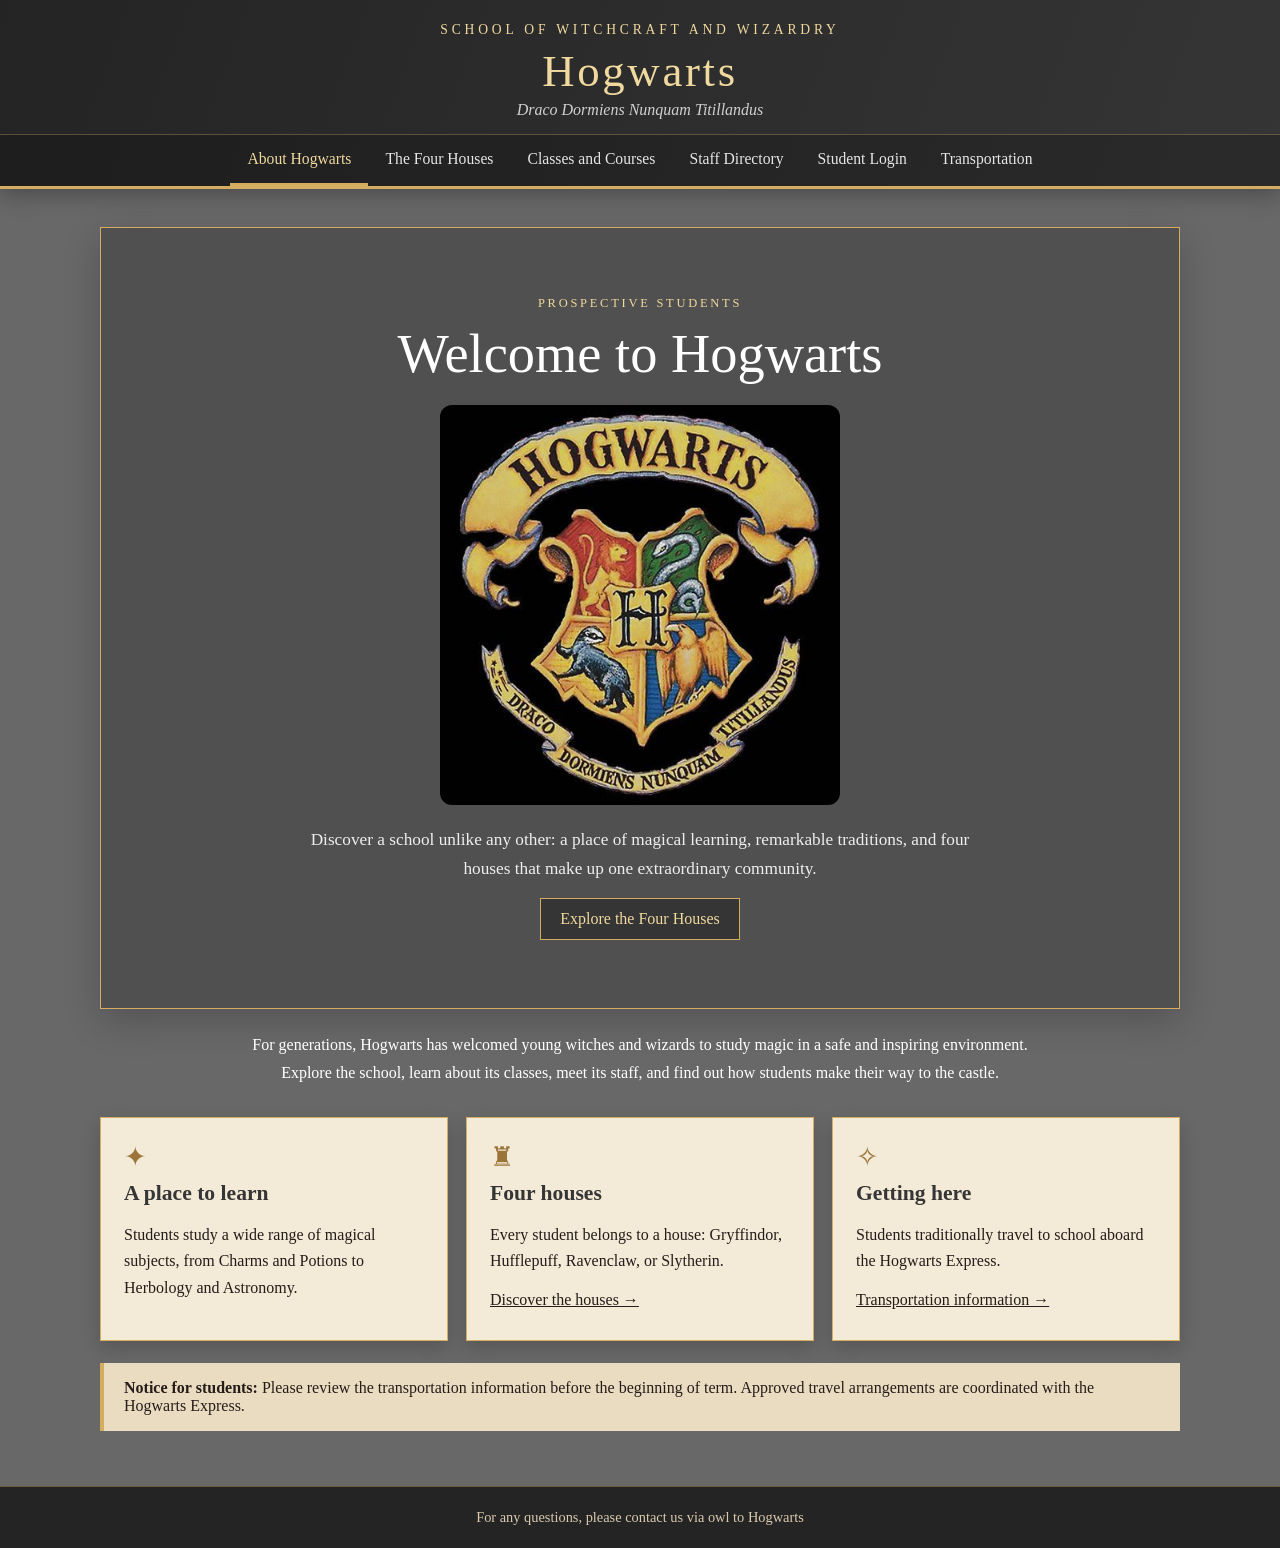
<file: hogwartsschoolofwitchcraftandwizardry/index.html>
<!doctype html>
<html lang="en">
<head>
  <meta charset="utf-8">
  <meta name="viewport" content="width=device-width, initial-scale=1">
  <meta name="description" content="Hogwarts School of Witchcraft and Wizardry information website">
  <title>About Hogwarts | Hogwarts</title>
  <link rel="stylesheet" href="style.css">
  <script src="script.js" defer></script>
</head>
<body data-page="index.html">
  <header id="site-header" class="site-header"></header>
  <main>
    <section class="hero">
  <div class="eyebrow">prospective students</div>
  <h2>Welcome to Hogwarts</h2>
  <img src="Hogwarts_crest.jpg" alt="Hogwarts Crest" class="hero-image">
  <p>Discover a school unlike any other: a place of magical learning, remarkable traditions, and four houses that make up one extraordinary community.</p>
  <a class="button" href="houses.html">Explore the Four Houses</a>
</section>
<p class="intro">For generations, Hogwarts has welcomed young witches and wizards to study magic in a safe and inspiring environment. Explore the school, learn about its classes, meet its staff, and find out how students make their way to the castle.</p>
<div class="grid">
  <article class="card"><div class="symbol">✦</div><h3>A place to learn</h3><p>Students study a wide range of magical subjects, from Charms and Potions to Herbology and Astronomy.</p></article>
  <article class="card"><div class="symbol">♜</div><h3>Four houses</h3><p>Every student belongs to a house: Gryffindor, Hufflepuff, Ravenclaw, or Slytherin.</p><a href="houses.html">Discover the houses →</a></article>
  <article class="card"><div class="symbol">✧</div><h3>Getting here</h3><p>Students traditionally travel to school aboard the Hogwarts Express.</p><a href="transportation.html">Transportation information →</a></article>
</div>
<div class="notice"><strong>Notice for students:</strong> Please review the transportation information before the beginning of term. Approved travel arrangements are coordinated with the Hogwarts Express.</div>
  </main>
  <footer id="site-footer" class="site-footer"></footer>
</body>
</html>
</file>
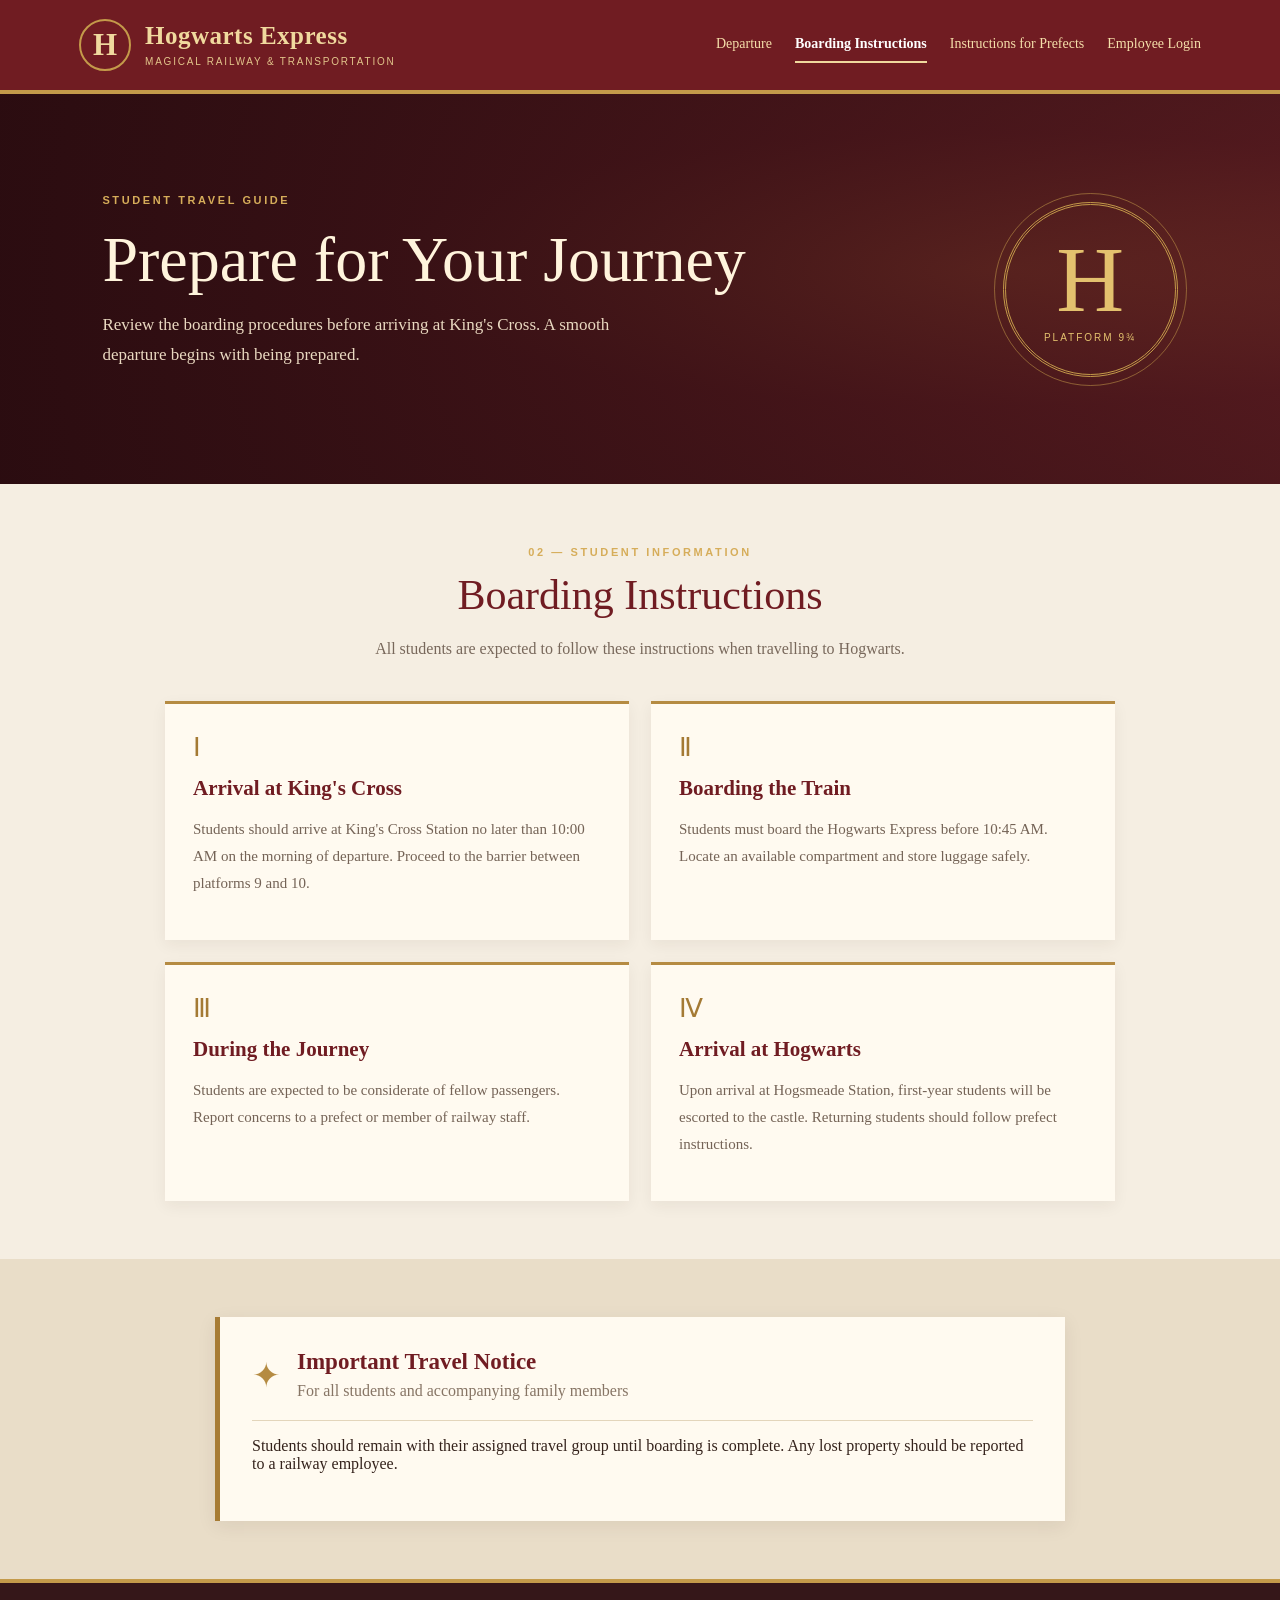
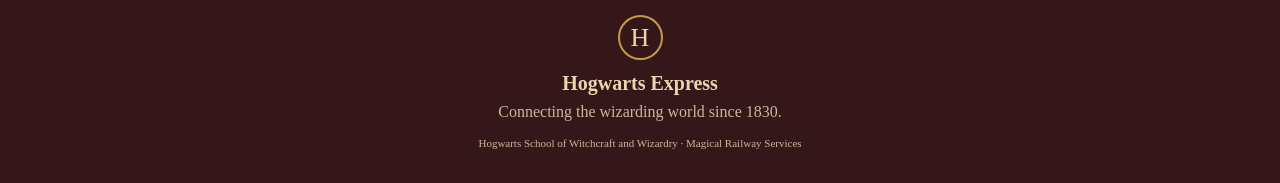
<file: hogwarts-express/boarding.html>
<!doctype html>
<html lang="en">
<head>
  <meta charset="utf-8">
  <meta name="viewport" content="width=device-width, initial-scale=1">
  <meta name="description" content="Hogwarts Express student boarding instructions">
  <title>Boarding Instructions | Hogwarts Express</title>
  <link rel="stylesheet" href="style.css">
  <script src="script.js" defer></script>
</head>
<body data-page="boarding">
  <header id="site-header" class="site-header"></header>
  <main>
    <section class="express-hero">
      <div class="express-hero-content">
        <span class="express-eyebrow">STUDENT TRAVEL GUIDE</span>
        <h1>Prepare for Your Journey</h1>
        <p>Review the boarding procedures before arriving at King's Cross. A smooth departure begins with being prepared.</p>
      </div>
      <div class="express-hero-mark"><span>H</span><small>PLATFORM 9¾</small></div>
    </section>

    <section class="express-section">
      <div class="page-intro">
        <span class="section-kicker">02 — STUDENT INFORMATION</span>
        <h1>Boarding Instructions</h1>
        <p>All students are expected to follow these instructions when travelling to Hogwarts.</p>
      </div>
      <div class="express-card-grid">
        <article class="express-info-card"><div class="express-card-icon">Ⅰ</div><h3>Arrival at King's Cross</h3><p>Students should arrive at King's Cross Station no later than 10:00 AM on the morning of departure. Proceed to the barrier between platforms 9 and 10.</p></article>
        <article class="express-info-card"><div class="express-card-icon">Ⅱ</div><h3>Boarding the Train</h3><p>Students must board the Hogwarts Express before 10:45 AM. Locate an available compartment and store luggage safely.</p></article>
        <article class="express-info-card"><div class="express-card-icon">Ⅲ</div><h3>During the Journey</h3><p>Students are expected to be considerate of fellow passengers. Report concerns to a prefect or member of railway staff.</p></article>
        <article class="express-info-card"><div class="express-card-icon">Ⅳ</div><h3>Arrival at Hogwarts</h3><p>Upon arrival at Hogsmeade Station, first-year students will be escorted to the castle. Returning students should follow prefect instructions.</p></article>
      </div>
    </section>
    <section class="express-section express-parchment">
      <div class="prefect-panel">
        <div class="prefect-panel-title"><span class="prefect-star">✦</span><div><h2>Important Travel Notice</h2><p>For all students and accompanying family members</p></div></div>
        <p>Students should remain with their assigned travel group until boarding is complete. Any lost property should be reported to a railway employee.</p>
      </div>
    </section>
  </main>
  <footer id="site-footer" class="site-footer"></footer>
</body>
</html>
</file>
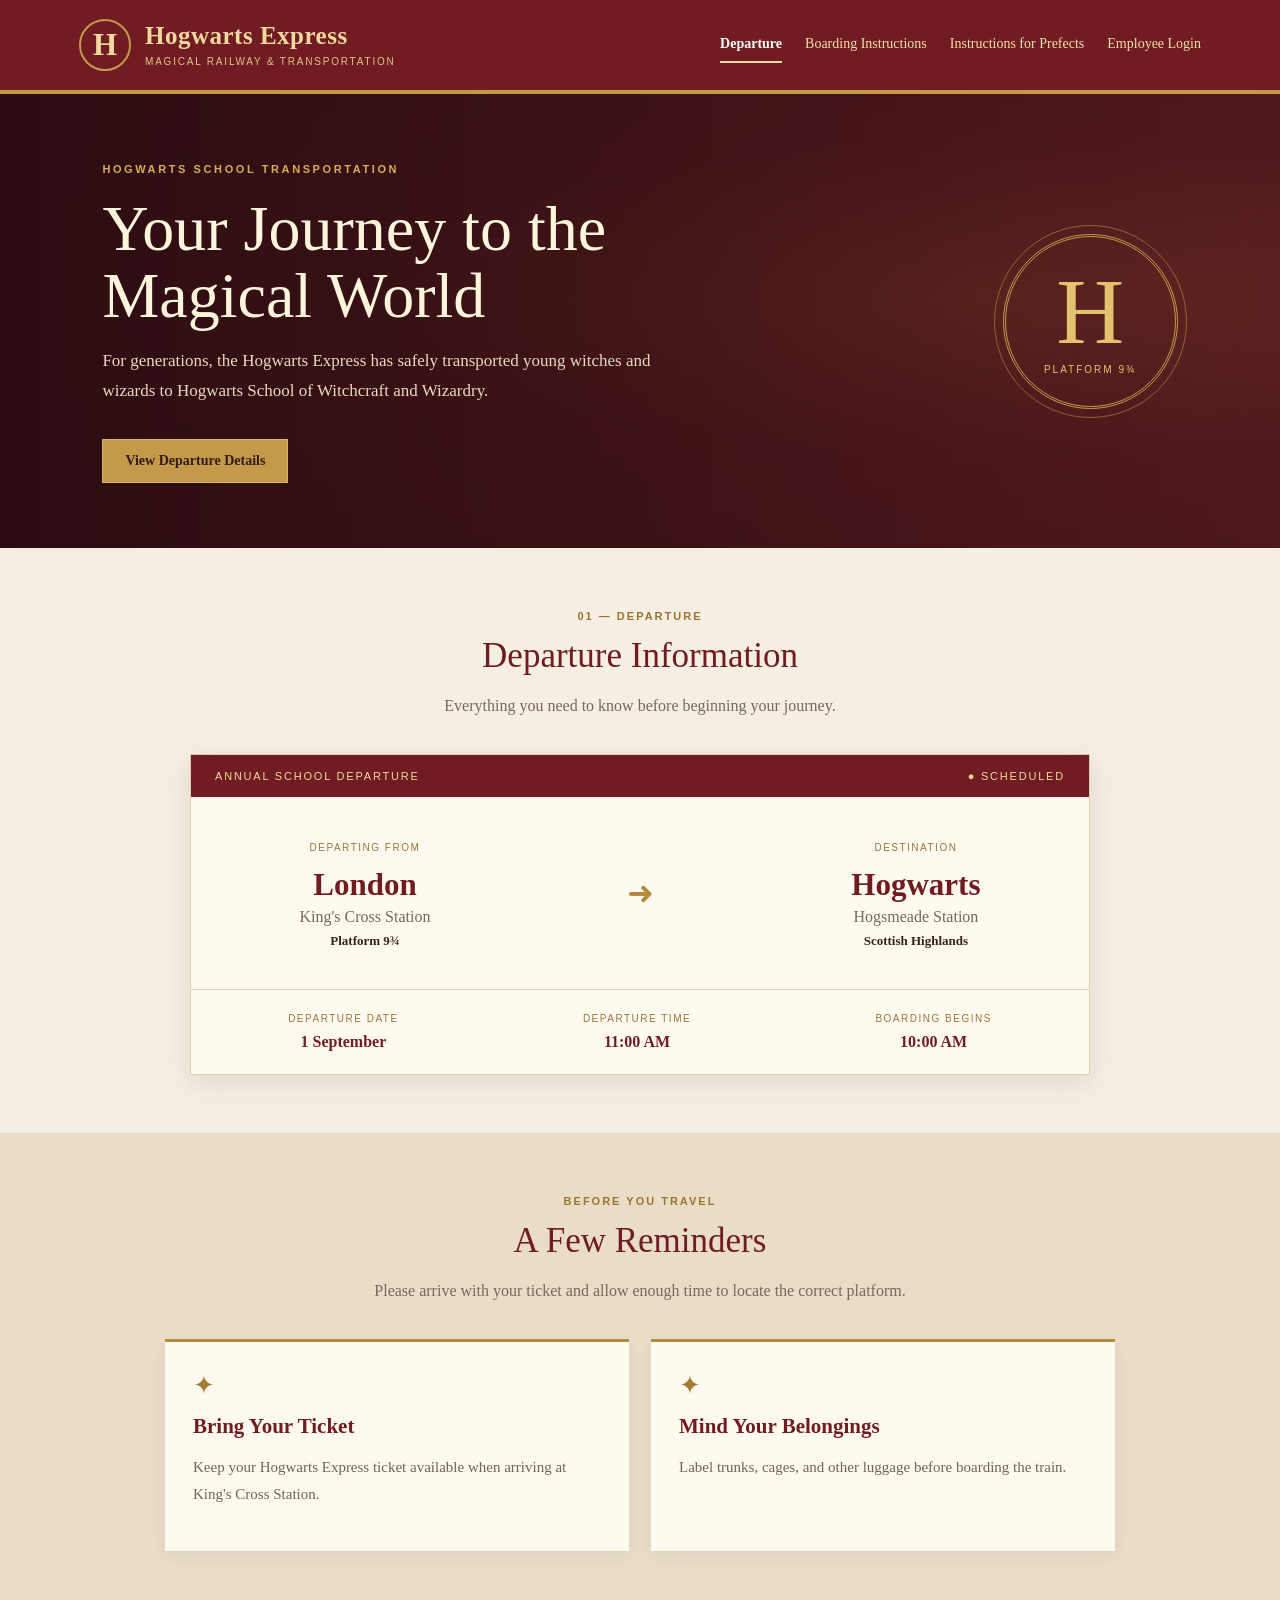
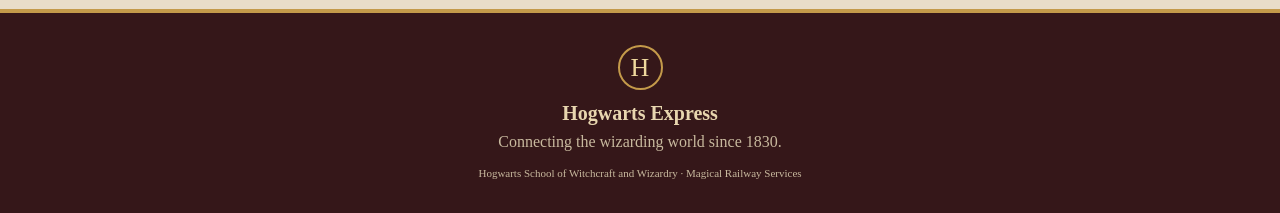
<file: hogwarts-express/departure.html>
<!doctype html>
<html lang="en">
<head>
  <meta charset="utf-8">
  <meta name="viewport" content="width=device-width, initial-scale=1">
  <meta name="description" content="Hogwarts Express departure information">
  <title>Departure | Hogwarts Express</title>
  <link rel="stylesheet" href="style.css">
  <script src="script.js" defer></script>
</head>
<body data-page="departure">
  <header id="site-header" class="site-header"></header>
  <main>
    <section class="express-hero">
      <div class="express-hero-content">
        <span class="express-eyebrow">HOGWARTS SCHOOL TRANSPORTATION</span>
        <h1>Your Journey to the Magical World</h1>
        <p>For generations, the Hogwarts Express has safely transported young witches and wizards to Hogwarts School of Witchcraft and Wizardry.</p>
        <a href="#departure-details" class="express-button">View Departure Details</a>
      </div>
      <div class="express-hero-mark" aria-label="Platform 9 and three quarters emblem">
        <span>H</span><small>PLATFORM 9¾</small>
      </div>
    </section>

    <section class="express-section" id="departure-details">
      <div class="express-section-heading">
        <span>01 — DEPARTURE</span>
        <h2>Departure Information</h2>
        <p>Everything you need to know before beginning your journey.</p>
      </div>
      <div class="departure-card">
        <div class="departure-top">
          <span>ANNUAL SCHOOL DEPARTURE</span>
          <span>● SCHEDULED</span>
        </div>
        <div class="departure-route">
          <div>
            <small>DEPARTING FROM</small>
            <h3>London</h3>
            <p>King's Cross Station</p>
            <strong>Platform 9¾</strong>
          </div>
          <div class="route-symbol" aria-hidden="true">➜</div>
          <div>
            <small>DESTINATION</small>
            <h3>Hogwarts</h3>
            <p>Hogsmeade Station</p>
            <strong>Scottish Highlands</strong>
          </div>
        </div>
        <div class="departure-details">
          <div><small>DEPARTURE DATE</small><strong>1 September</strong></div>
          <div><small>DEPARTURE TIME</small><strong>11:00 AM</strong></div>
          <div><small>BOARDING BEGINS</small><strong>10:00 AM</strong></div>
        </div>
      </div>
    </section>
    <section class="express-section express-parchment">
      <div class="express-section-heading">
        <span>BEFORE YOU TRAVEL</span>
        <h2>A Few Reminders</h2>
        <p>Please arrive with your ticket and allow enough time to locate the correct platform.</p>
      </div>
      <div class="express-card-grid">
        <article class="express-info-card"><div class="express-card-icon">✦</div><h3>Bring Your Ticket</h3><p>Keep your Hogwarts Express ticket available when arriving at King's Cross Station.</p></article>
        <article class="express-info-card"><div class="express-card-icon">✦</div><h3>Mind Your Belongings</h3><p>Label trunks, cages, and other luggage before boarding the train.</p></article>
      </div>
    </section>
  </main>
  <footer id="site-footer" class="site-footer"></footer>
</body>
</html>
</file>
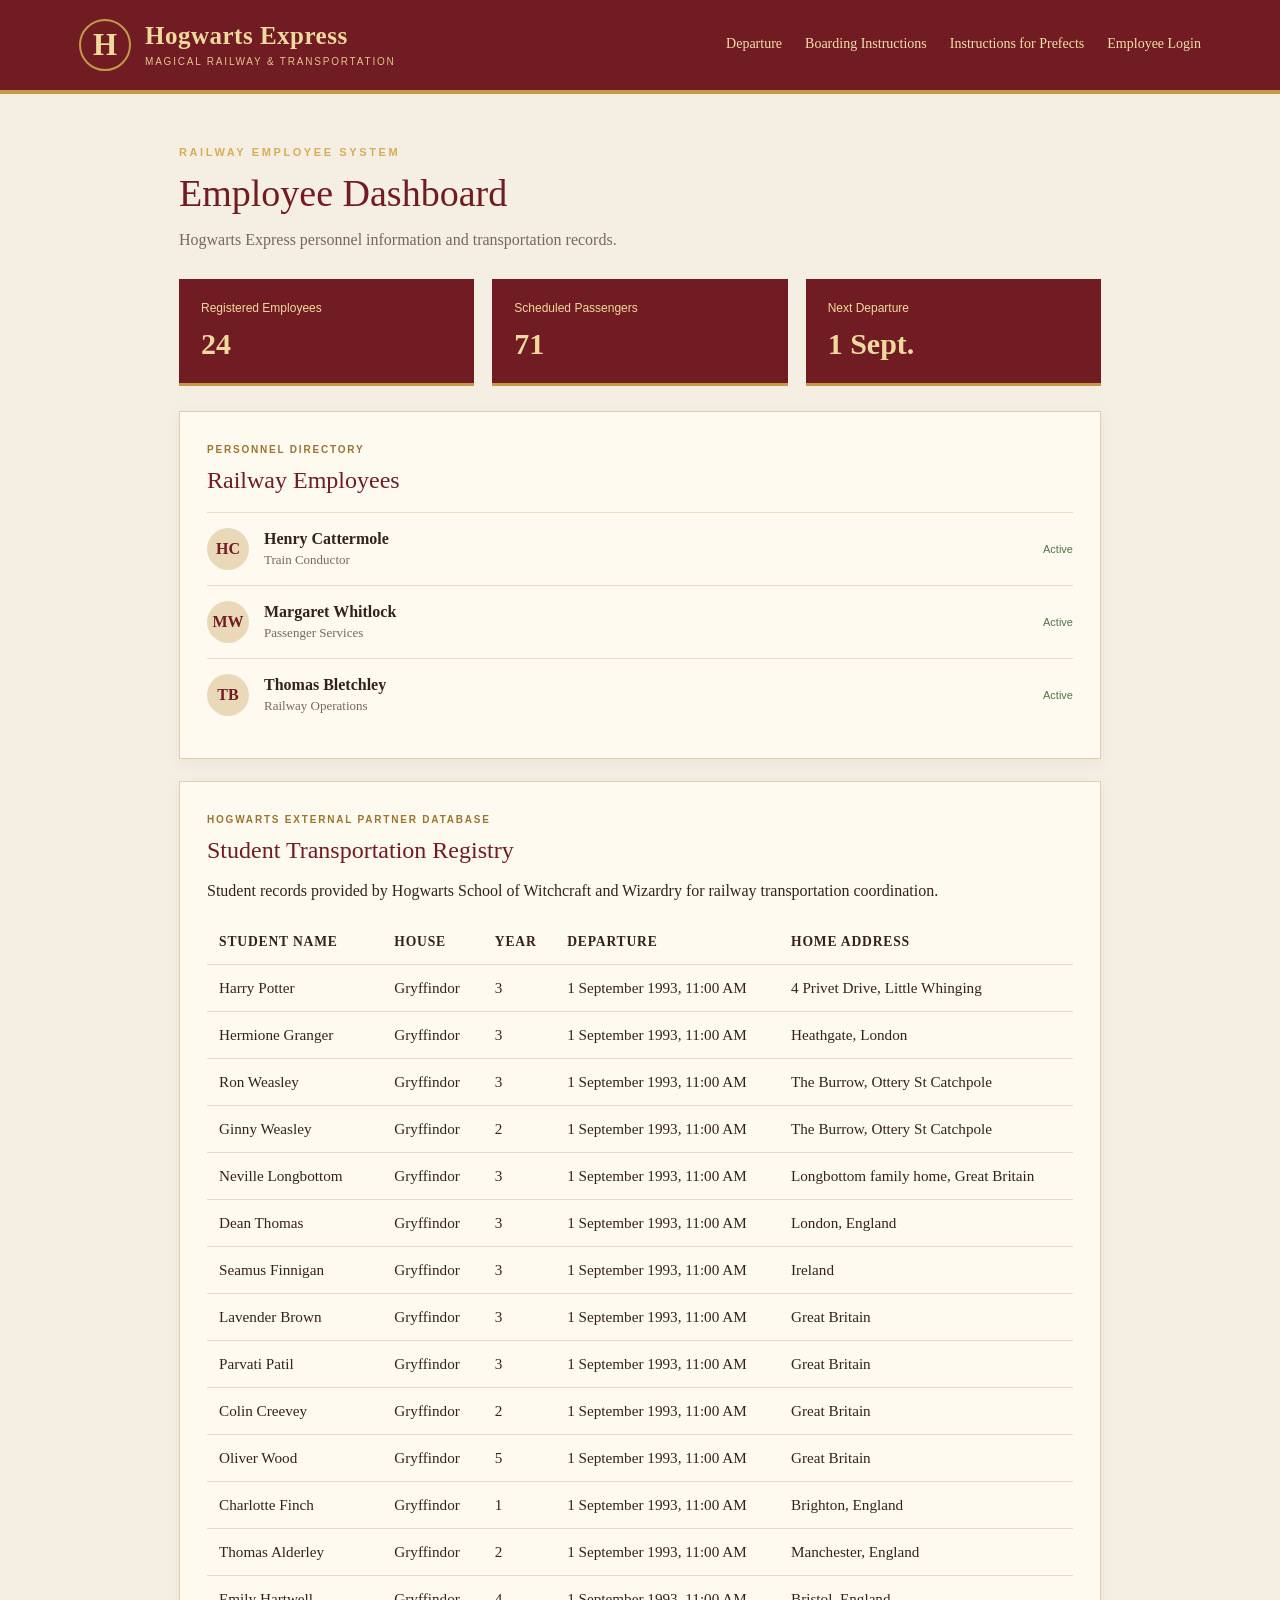
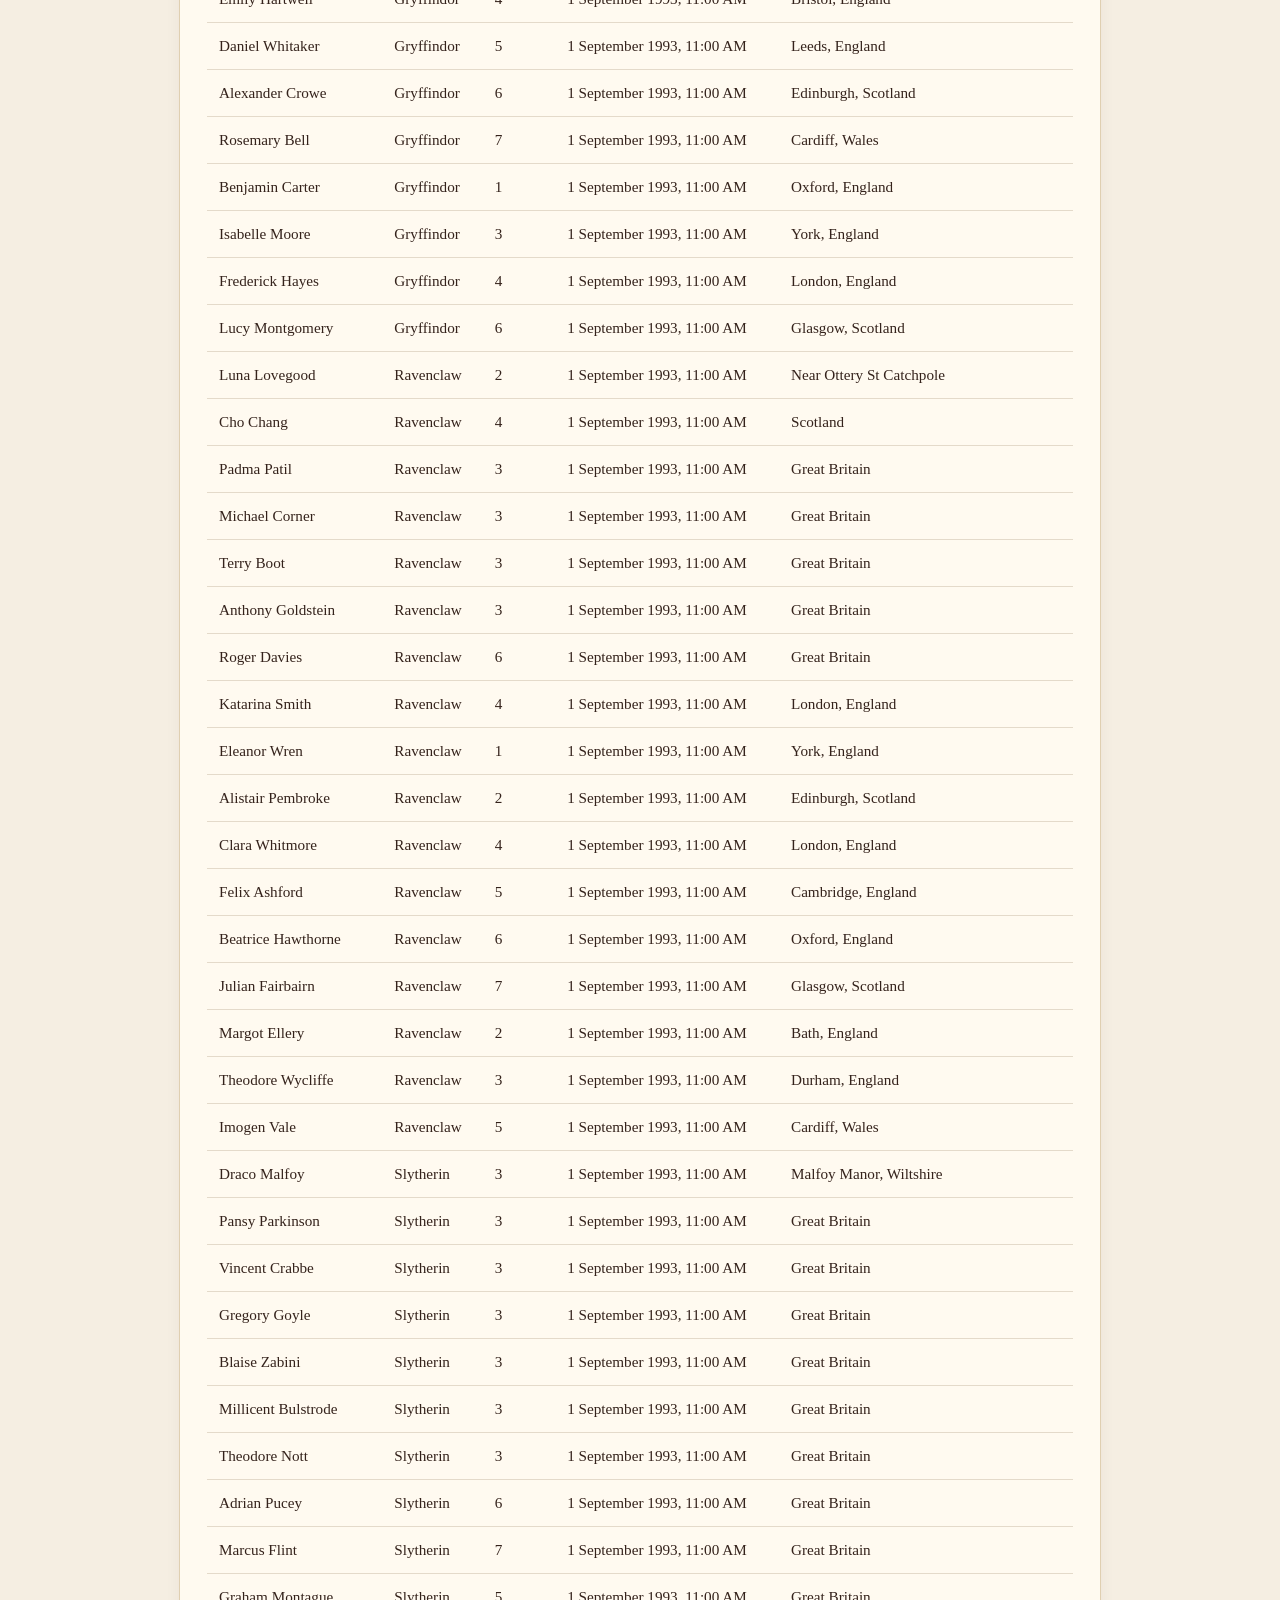
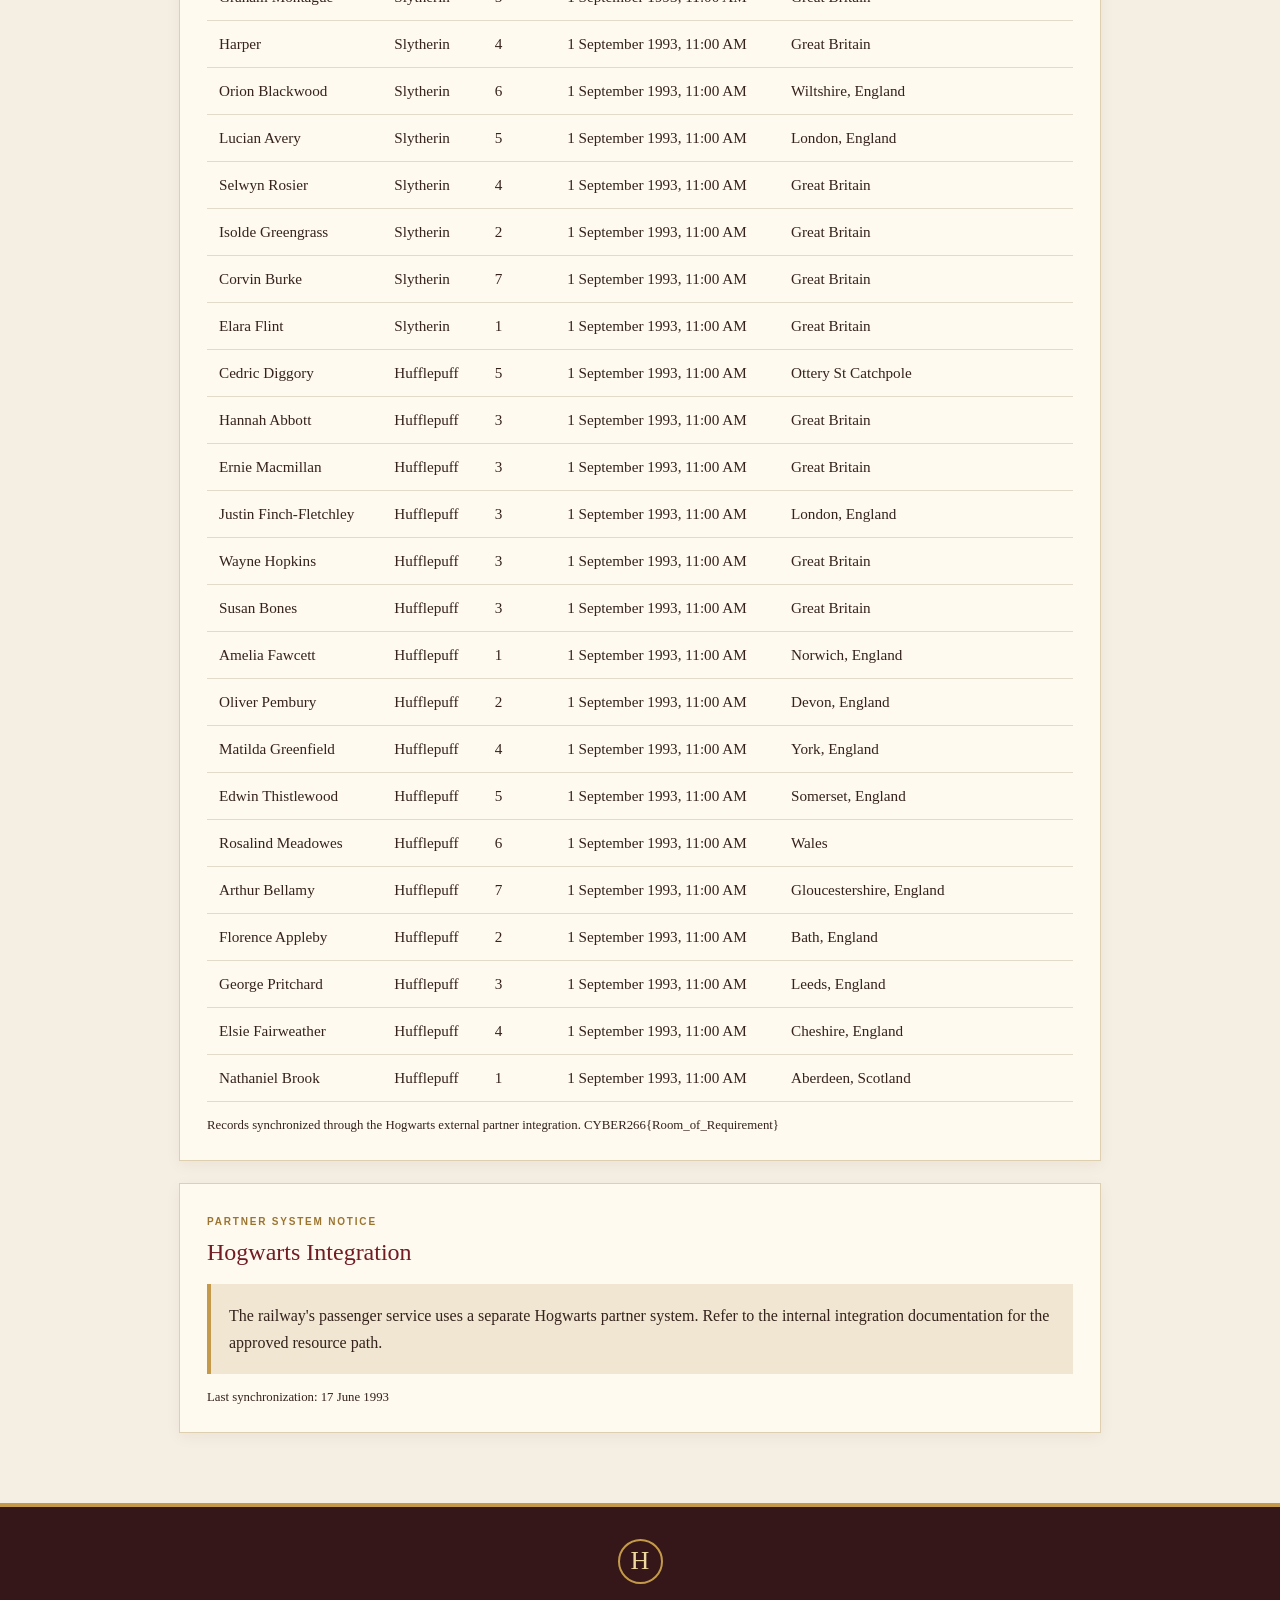
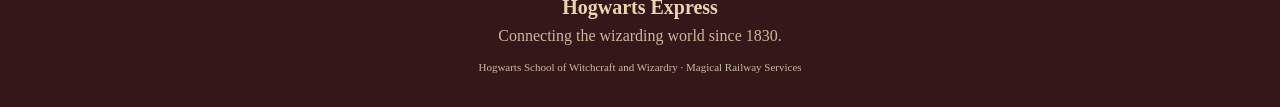
<file: hogwarts-express/employee-dashboard.html>
<!doctype html>
<html lang="en">
<head>
  <meta charset="utf-8">
  <meta name="viewport" content="width=device-width, initial-scale=1">
  <meta name="description" content="Hogwarts Express employee dashboard">
  <title>Employee Dashboard | Hogwarts Express</title>
  <link rel="stylesheet" href="style.css">
  <script src="script.js" defer></script>
</head>
<body data-page="employee-dashboard">
  <header id="site-header" class="site-header"></header>
  <main class="dashboard-main">
    <div class="dashboard-welcome">
      <span class="section-kicker">RAILWAY EMPLOYEE SYSTEM</span>
      <h1>Employee Dashboard</h1>
      <p>Hogwarts Express personnel information and transportation records.</p>
    </div>

    <div class="dashboard-stats">
      <article class="dashboard-stat"><span>Registered Employees</span><strong>24</strong></article>
      <article class="dashboard-stat"><span>Scheduled Passengers</span><strong>71</strong></article>
      <article class="dashboard-stat"><span>Next Departure</span><strong>1 Sept.</strong></article>
    </div>

    <section class="dashboard-card">
      <span>PERSONNEL DIRECTORY</span>
      <h2>Railway Employees</h2>
      <div class="employee-row"><div class="employee-initials">HC</div><div><strong>Henry Cattermole</strong><p>Train Conductor</p></div><span class="employee-status">Active</span></div>
      <div class="employee-row"><div class="employee-initials">MW</div><div><strong>Margaret Whitlock</strong><p>Passenger Services</p></div><span class="employee-status">Active</span></div>
      <div class="employee-row"><div class="employee-initials">TB</div><div><strong>Thomas Bletchley</strong><p>Railway Operations</p></div><span class="employee-status">Active</span></div>
    </section>


<section class="dashboard-card">
  <span>HOGWARTS EXTERNAL PARTNER DATABASE</span>
  <h2>Student Transportation Registry</h2>
  <p>
    Student records provided by Hogwarts School of Witchcraft and Wizardry
    for railway transportation coordination.
  </p>

  <div class="student-table-wrapper">
    <table class="student-table">
      <thead>
        <tr>
          <th>Student Name</th>
          <th>House</th>
          <th>Year</th>
          <th>Departure</th>
          <th>Home Address</th>
        </tr>
      </thead>
      <tbody>
        <!-- Gryffindor -->
        <tr><td>Harry Potter</td><td>Gryffindor</td><td>3</td><td>1 September 1993, 11:00 AM</td><td>4 Privet Drive, Little Whinging</td></tr>
        <tr><td>Hermione Granger</td><td>Gryffindor</td><td>3</td><td>1 September 1993, 11:00 AM</td><td>Heathgate, London</td></tr>
        <tr><td>Ron Weasley</td><td>Gryffindor</td><td>3</td><td>1 September 1993, 11:00 AM</td><td>The Burrow, Ottery St Catchpole</td></tr>
        <tr><td>Ginny Weasley</td><td>Gryffindor</td><td>2</td><td>1 September 1993, 11:00 AM</td><td>The Burrow, Ottery St Catchpole</td></tr>
        <tr><td>Neville Longbottom</td><td>Gryffindor</td><td>3</td><td>1 September 1993, 11:00 AM</td><td>Longbottom family home, Great Britain</td></tr>
        <tr><td>Dean Thomas</td><td>Gryffindor</td><td>3</td><td>1 September 1993, 11:00 AM</td><td>London, England</td></tr>
        <tr><td>Seamus Finnigan</td><td>Gryffindor</td><td>3</td><td>1 September 1993, 11:00 AM</td><td>Ireland</td></tr>
        <tr><td>Lavender Brown</td><td>Gryffindor</td><td>3</td><td>1 September 1993, 11:00 AM</td><td>Great Britain</td></tr>
        <tr><td>Parvati Patil</td><td>Gryffindor</td><td>3</td><td>1 September 1993, 11:00 AM</td><td>Great Britain</td></tr>
        <tr><td>Colin Creevey</td><td>Gryffindor</td><td>2</td><td>1 September 1993, 11:00 AM</td><td>Great Britain</td></tr>
        <tr><td>Oliver Wood</td><td>Gryffindor</td><td>5</td><td>1 September 1993, 11:00 AM</td><td>Great Britain</td></tr>

        
        <!-- Additional Gryffindor Students -->
        <tr><td>Charlotte Finch</td><td>Gryffindor</td><td>1</td><td>1 September 1993, 11:00 AM</td><td>Brighton, England</td></tr>
        <tr><td>Thomas Alderley</td><td>Gryffindor</td><td>2</td><td>1 September 1993, 11:00 AM</td><td>Manchester, England</td></tr>
        <tr><td>Emily Hartwell</td><td>Gryffindor</td><td>4</td><td>1 September 1993, 11:00 AM</td><td>Bristol, England</td></tr>
        <tr><td>Daniel Whitaker</td><td>Gryffindor</td><td>5</td><td>1 September 1993, 11:00 AM</td><td>Leeds, England</td></tr>
        <tr><td>Alexander Crowe</td><td>Gryffindor</td><td>6</td><td>1 September 1993, 11:00 AM</td><td>Edinburgh, Scotland</td></tr>
        <tr><td>Rosemary Bell</td><td>Gryffindor</td><td>7</td><td>1 September 1993, 11:00 AM</td><td>Cardiff, Wales</td></tr>
        <tr><td>Benjamin Carter</td><td>Gryffindor</td><td>1</td><td>1 September 1993, 11:00 AM</td><td>Oxford, England</td></tr>
        <tr><td>Isabelle Moore</td><td>Gryffindor</td><td>3</td><td>1 September 1993, 11:00 AM</td><td>York, England</td></tr>
        <tr><td>Frederick Hayes</td><td>Gryffindor</td><td>4</td><td>1 September 1993, 11:00 AM</td><td>London, England</td></tr>
        <tr><td>Lucy Montgomery</td><td>Gryffindor</td><td>6</td><td>1 September 1993, 11:00 AM</td><td>Glasgow, Scotland</td></tr>


        <!-- Ravenclaw -->
        <tr><td>Luna Lovegood</td><td>Ravenclaw</td><td>2</td><td>1 September 1993, 11:00 AM</td><td>Near Ottery St Catchpole</td></tr>
        <tr><td>Cho Chang</td><td>Ravenclaw</td><td>4</td><td>1 September 1993, 11:00 AM</td><td>Scotland</td></tr>
        <tr><td>Padma Patil</td><td>Ravenclaw</td><td>3</td><td>1 September 1993, 11:00 AM</td><td>Great Britain</td></tr>
        <tr><td>Michael Corner</td><td>Ravenclaw</td><td>3</td><td>1 September 1993, 11:00 AM</td><td>Great Britain</td></tr>
        <tr><td>Terry Boot</td><td>Ravenclaw</td><td>3</td><td>1 September 1993, 11:00 AM</td><td>Great Britain</td></tr>
        <tr><td>Anthony Goldstein</td><td>Ravenclaw</td><td>3</td><td>1 September 1993, 11:00 AM</td><td>Great Britain</td></tr>
        <tr><td>Roger Davies</td><td>Ravenclaw</td><td>6</td><td>1 September 1993, 11:00 AM</td><td>Great Britain</td></tr>

        <!-- Additional Ravenclaw Students -->
        <tr><td>Katarina Smith</td><td>Ravenclaw</td><td>4</td><td>1 September 1993, 11:00 AM</td><td>London, England</td></tr>
        <tr><td>Eleanor Wren</td><td>Ravenclaw</td><td>1</td><td>1 September 1993, 11:00 AM</td><td>York, England</td></tr>
        <tr><td>Alistair Pembroke</td><td>Ravenclaw</td><td>2</td><td>1 September 1993, 11:00 AM</td><td>Edinburgh, Scotland</td></tr>
        <tr><td>Clara Whitmore</td><td>Ravenclaw</td><td>4</td><td>1 September 1993, 11:00 AM</td><td>London, England</td></tr>
        <tr><td>Felix Ashford</td><td>Ravenclaw</td><td>5</td><td>1 September 1993, 11:00 AM</td><td>Cambridge, England</td></tr>
        <tr><td>Beatrice Hawthorne</td><td>Ravenclaw</td><td>6</td><td>1 September 1993, 11:00 AM</td><td>Oxford, England</td></tr>
        <tr><td>Julian Fairbairn</td><td>Ravenclaw</td><td>7</td><td>1 September 1993, 11:00 AM</td><td>Glasgow, Scotland</td></tr>
        <tr><td>Margot Ellery</td><td>Ravenclaw</td><td>2</td><td>1 September 1993, 11:00 AM</td><td>Bath, England</td></tr>
        <tr><td>Theodore Wycliffe</td><td>Ravenclaw</td><td>3</td><td>1 September 1993, 11:00 AM</td><td>Durham, England</td></tr>
        <tr><td>Imogen Vale</td><td>Ravenclaw</td><td>5</td><td>1 September 1993, 11:00 AM</td><td>Cardiff, Wales</td></tr>


        <!-- Slytherin -->
        <tr><td>Draco Malfoy</td><td>Slytherin</td><td>3</td><td>1 September 1993, 11:00 AM</td><td>Malfoy Manor, Wiltshire</td></tr>
        <tr><td>Pansy Parkinson</td><td>Slytherin</td><td>3</td><td>1 September 1993, 11:00 AM</td><td>Great Britain</td></tr>
        <tr><td>Vincent Crabbe</td><td>Slytherin</td><td>3</td><td>1 September 1993, 11:00 AM</td><td>Great Britain</td></tr>
        <tr><td>Gregory Goyle</td><td>Slytherin</td><td>3</td><td>1 September 1993, 11:00 AM</td><td>Great Britain</td></tr>
        <tr><td>Blaise Zabini</td><td>Slytherin</td><td>3</td><td>1 September 1993, 11:00 AM</td><td>Great Britain</td></tr>
        <tr><td>Millicent Bulstrode</td><td>Slytherin</td><td>3</td><td>1 September 1993, 11:00 AM</td><td>Great Britain</td></tr>
        <tr><td>Theodore Nott</td><td>Slytherin</td><td>3</td><td>1 September 1993, 11:00 AM</td><td>Great Britain</td></tr>

        <!-- Additional Slytherin Students -->
        <tr><td>Adrian Pucey</td><td>Slytherin</td><td>6</td><td>1 September 1993, 11:00 AM</td><td>Great Britain</td></tr>
        <tr><td>Marcus Flint</td><td>Slytherin</td><td>7</td><td>1 September 1993, 11:00 AM</td><td>Great Britain</td></tr>
        <tr><td>Graham Montague</td><td>Slytherin</td><td>5</td><td>1 September 1993, 11:00 AM</td><td>Great Britain</td></tr>
        <tr><td>Harper</td><td>Slytherin</td><td>4</td><td>1 September 1993, 11:00 AM</td><td>Great Britain</td></tr>
        <tr><td>Orion Blackwood</td><td>Slytherin</td><td>6</td><td>1 September 1993, 11:00 AM</td><td>Wiltshire, England</td></tr>
        <tr><td>Lucian Avery</td><td>Slytherin</td><td>5</td><td>1 September 1993, 11:00 AM</td><td>London, England</td></tr>
        <tr><td>Selwyn Rosier</td><td>Slytherin</td><td>4</td><td>1 September 1993, 11:00 AM</td><td>Great Britain</td></tr>
        <tr><td>Isolde Greengrass</td><td>Slytherin</td><td>2</td><td>1 September 1993, 11:00 AM</td><td>Great Britain</td></tr>
        <tr><td>Corvin Burke</td><td>Slytherin</td><td>7</td><td>1 September 1993, 11:00 AM</td><td>Great Britain</td></tr>
        <tr><td>Elara Flint</td><td>Slytherin</td><td>1</td><td>1 September 1993, 11:00 AM</td><td>Great Britain</td></tr>


        <!-- Hufflepuff -->
        <tr><td>Cedric Diggory</td><td>Hufflepuff</td><td>5</td><td>1 September 1993, 11:00 AM</td><td>Ottery St Catchpole</td></tr>
        <tr><td>Hannah Abbott</td><td>Hufflepuff</td><td>3</td><td>1 September 1993, 11:00 AM</td><td>Great Britain</td></tr>
        <tr><td>Ernie Macmillan</td><td>Hufflepuff</td><td>3</td><td>1 September 1993, 11:00 AM</td><td>Great Britain</td></tr>
        <tr><td>Justin Finch-Fletchley</td><td>Hufflepuff</td><td>3</td><td>1 September 1993, 11:00 AM</td><td>London, England</td></tr>
        <tr><td>Wayne Hopkins</td><td>Hufflepuff</td><td>3</td><td>1 September 1993, 11:00 AM</td><td>Great Britain</td></tr>
        <tr><td>Susan Bones</td><td>Hufflepuff</td><td>3</td><td>1 September 1993, 11:00 AM</td><td>Great Britain</td></tr>

        
        <!-- Additional Hufflepuff Students -->
        <tr><td>Amelia Fawcett</td><td>Hufflepuff</td><td>1</td><td>1 September 1993, 11:00 AM</td><td>Norwich, England</td></tr>
        <tr><td>Oliver Pembury</td><td>Hufflepuff</td><td>2</td><td>1 September 1993, 11:00 AM</td><td>Devon, England</td></tr>
        <tr><td>Matilda Greenfield</td><td>Hufflepuff</td><td>4</td><td>1 September 1993, 11:00 AM</td><td>York, England</td></tr>
        <tr><td>Edwin Thistlewood</td><td>Hufflepuff</td><td>5</td><td>1 September 1993, 11:00 AM</td><td>Somerset, England</td></tr>
        <tr><td>Rosalind Meadowes</td><td>Hufflepuff</td><td>6</td><td>1 September 1993, 11:00 AM</td><td>Wales</td></tr>
        <tr><td>Arthur Bellamy</td><td>Hufflepuff</td><td>7</td><td>1 September 1993, 11:00 AM</td><td>Gloucestershire, England</td></tr>
        <tr><td>Florence Appleby</td><td>Hufflepuff</td><td>2</td><td>1 September 1993, 11:00 AM</td><td>Bath, England</td></tr>
        <tr><td>George Pritchard</td><td>Hufflepuff</td><td>3</td><td>1 September 1993, 11:00 AM</td><td>Leeds, England</td></tr>
        <tr><td>Elsie Fairweather</td><td>Hufflepuff</td><td>4</td><td>1 September 1993, 11:00 AM</td><td>Cheshire, England</td></tr>
        <tr><td>Nathaniel Brook</td><td>Hufflepuff</td><td>1</td><td>1 September 1993, 11:00 AM</td><td>Aberdeen, Scotland</td></tr>

      </tbody>
    </table>
  </div>

  <small class="record-disclaimer">
    Records synchronized through the Hogwarts external partner integration. CYBER266{Room_of_Requirement}
  </small>
</section>

    <section class="dashboard-card">
      <span>PARTNER SYSTEM NOTICE</span>
      <h2>Hogwarts Integration</h2>
      <div class="ctf-clue">
        The railway's passenger service uses a separate Hogwarts partner system.
        Refer to the internal integration documentation for the approved resource path.
      </div>
      <small class="record-disclaimer">
      Last synchronization: 17 June 1993
      </small>
    </section>
  </main>
  <footer id="site-footer" class="site-footer"></footer>
</body>
</html>
</file>
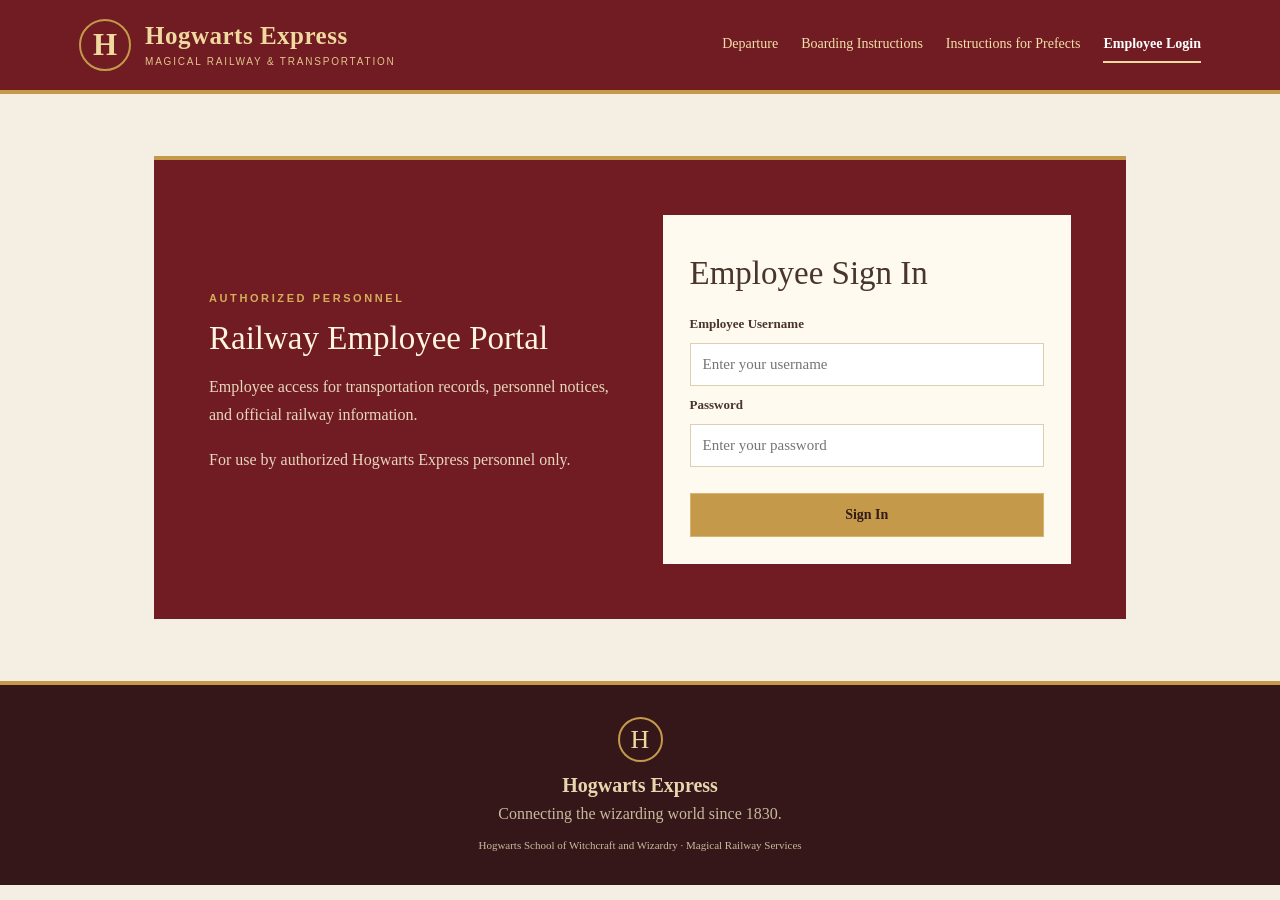
<file: hogwarts-express/employee-login.html>
<!doctype html>
<html lang="en">
<head>
  <meta charset="utf-8">
  <meta name="viewport" content="width=device-width, initial-scale=1">
  <meta name="description" content="Hogwarts Express employee login">
  <title>Employee Login | Hogwarts Express</title>
  <link rel="stylesheet" href="style.css">
  <script src="script.js" defer></script>
</head>
<body data-page="employee-login">
  <header id="site-header" class="site-header"></header>
  <main class="express-main">
    <section class="express-login-panel">
      <div>
        <span class="express-eyebrow">AUTHORIZED PERSONNEL</span>
        <h1>Railway Employee Portal</h1>
        <p>Employee access for transportation records, personnel notices, and official railway information.</p>
        <p>For use by authorized Hogwarts Express personnel only.</p>
        <!-- Internal employee portal: /employee-dashboard.html -->
      </div>
      <form class="express-login-form" id="employee-login-form">
        <h2>Employee Sign In</h2>
        <label for="employee-username">Employee Username</label>
        <input id="employee-username" name="username" type="text" placeholder="Enter your username" autocomplete="username" required>
        <label for="employee-password">Password</label>
        <input id="employee-password" name="password" type="password" placeholder="Enter your password" autocomplete="current-password" required>
        <button type="submit" class="express-button">Sign In</button>
      </form>
    </section>
  </main>
  <footer id="site-footer" class="site-footer"></footer>
</body>
</html>
</file>
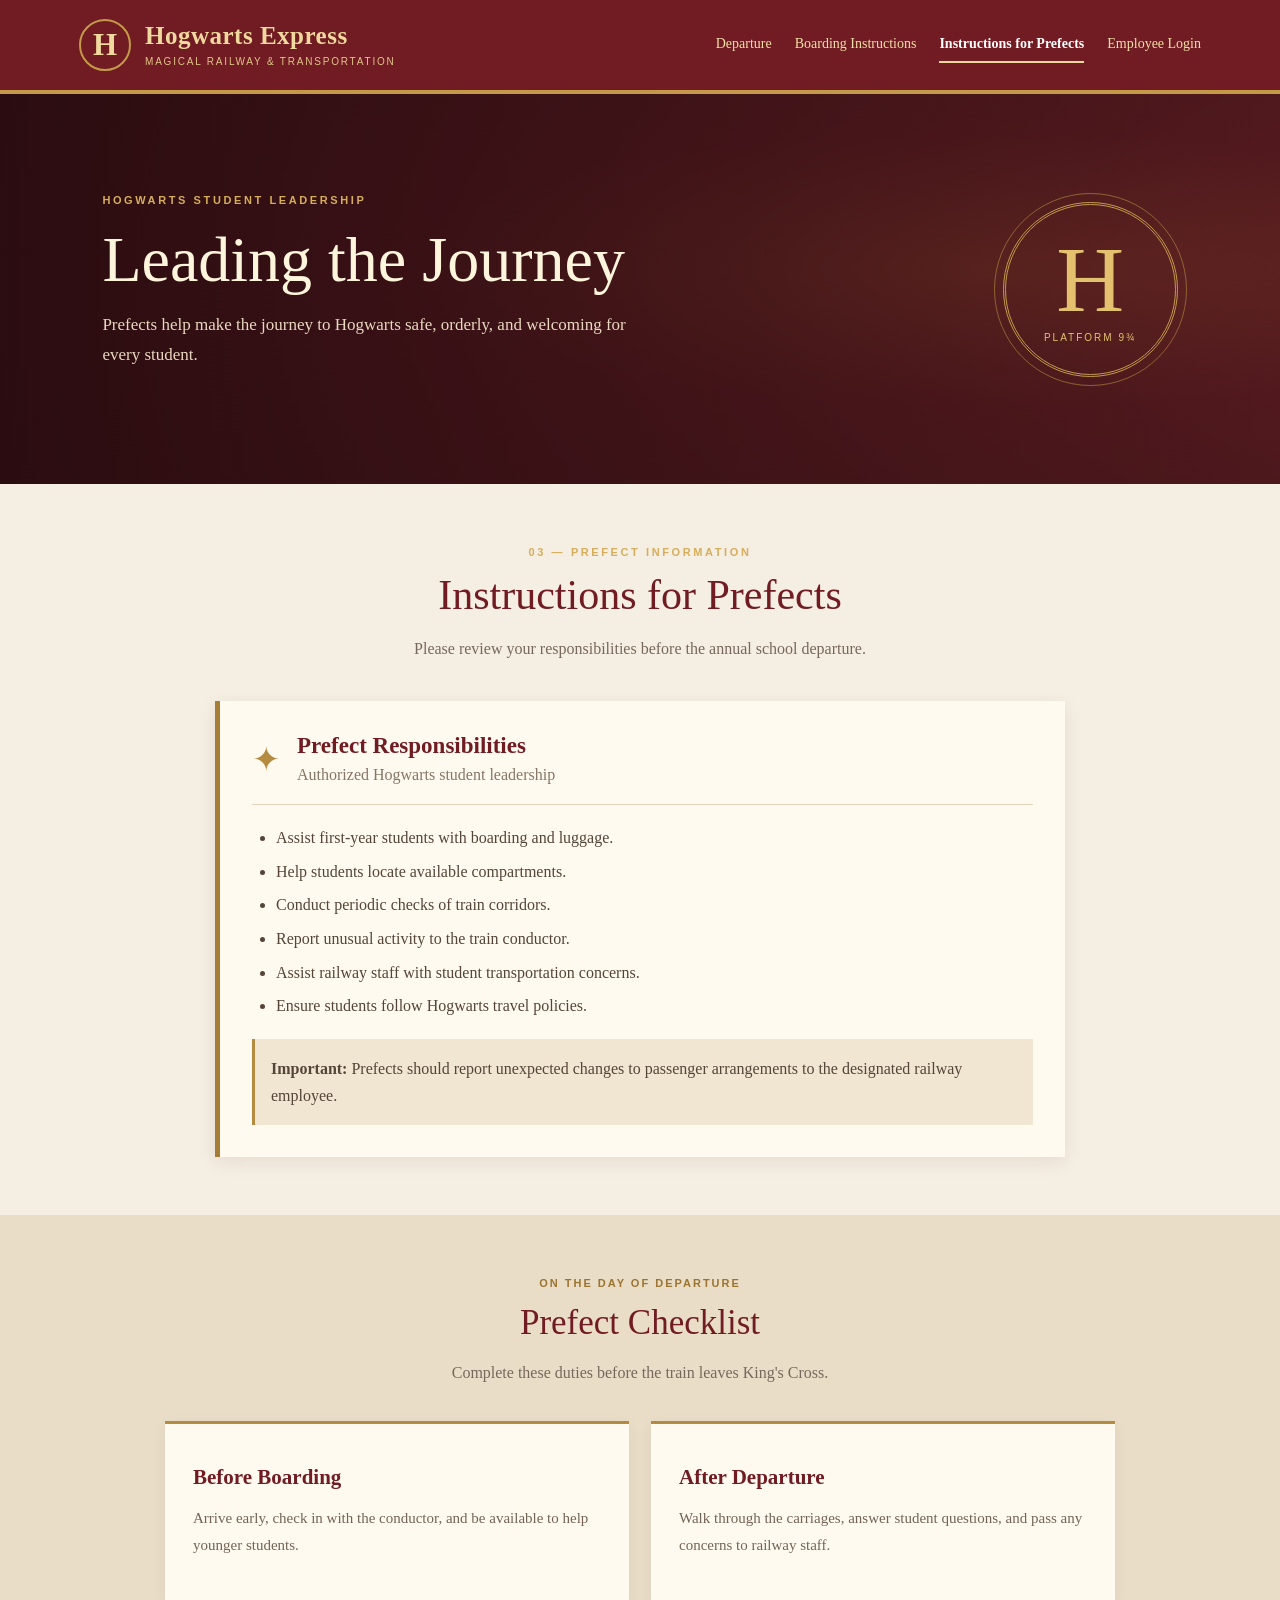
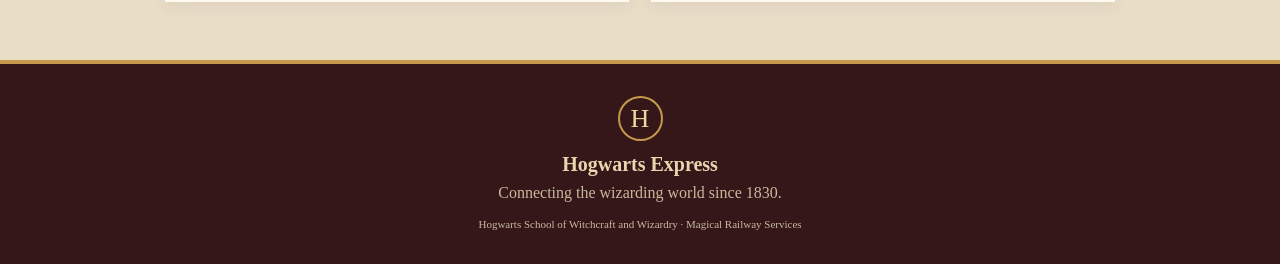
<file: hogwarts-express/prefects.html>
<!doctype html>
<html lang="en">
<head>
  <meta charset="utf-8">
  <meta name="viewport" content="width=device-width, initial-scale=1">
  <meta name="description" content="Hogwarts Express instructions for student prefects">
  <title>Instructions for Prefects | Hogwarts Express</title>
  <link rel="stylesheet" href="style.css">
  <script src="script.js" defer></script>
</head>
<body data-page="prefects">
  <header id="site-header" class="site-header"></header>
  <main>
    <section class="express-hero">
      <div class="express-hero-content">
        <span class="express-eyebrow">HOGWARTS STUDENT LEADERSHIP</span>
        <h1>Leading the Journey</h1>
        <p>Prefects help make the journey to Hogwarts safe, orderly, and welcoming for every student.</p>
      </div>
      <div class="express-hero-mark"><span>H</span><small>PLATFORM 9¾</small></div>
    </section>

    <section class="express-section">
      <div class="page-intro">
        <span class="section-kicker">03 — PREFECT INFORMATION</span>
        <h1>Instructions for Prefects</h1>
        <p>Please review your responsibilities before the annual school departure.</p>
      </div>
      <div class="prefect-panel">
        <div class="prefect-panel-title"><span class="prefect-star">✦</span><div><h2>Prefect Responsibilities</h2><p>Authorized Hogwarts student leadership</p></div></div>
        <ul class="express-list">
          <li>Assist first-year students with boarding and luggage.</li>
          <li>Help students locate available compartments.</li>
          <li>Conduct periodic checks of train corridors.</li>
          <li>Report unusual activity to the train conductor.</li>
          <li>Assist railway staff with student transportation concerns.</li>
          <li>Ensure students follow Hogwarts travel policies.</li>
        </ul>
        <div class="prefect-notice"><strong>Important:</strong> Prefects should report unexpected changes to passenger arrangements to the designated railway employee.</div>
      </div>
    </section>

    <section class="express-section express-parchment">
      <div class="express-section-heading">
        <span>ON THE DAY OF DEPARTURE</span>
        <h2>Prefect Checklist</h2>
        <p>Complete these duties before the train leaves King's Cross.</p>
      </div>
      <div class="express-card-grid">
        <article class="express-info-card"><h3>Before Boarding</h3><p>Arrive early, check in with the conductor, and be available to help younger students.</p></article>
        <article class="express-info-card"><h3>After Departure</h3><p>Walk through the carriages, answer student questions, and pass any concerns to railway staff.</p></article>
      </div>
    </section>
  </main>
  <footer id="site-footer" class="site-footer"></footer>
</body>
</html>
</file>
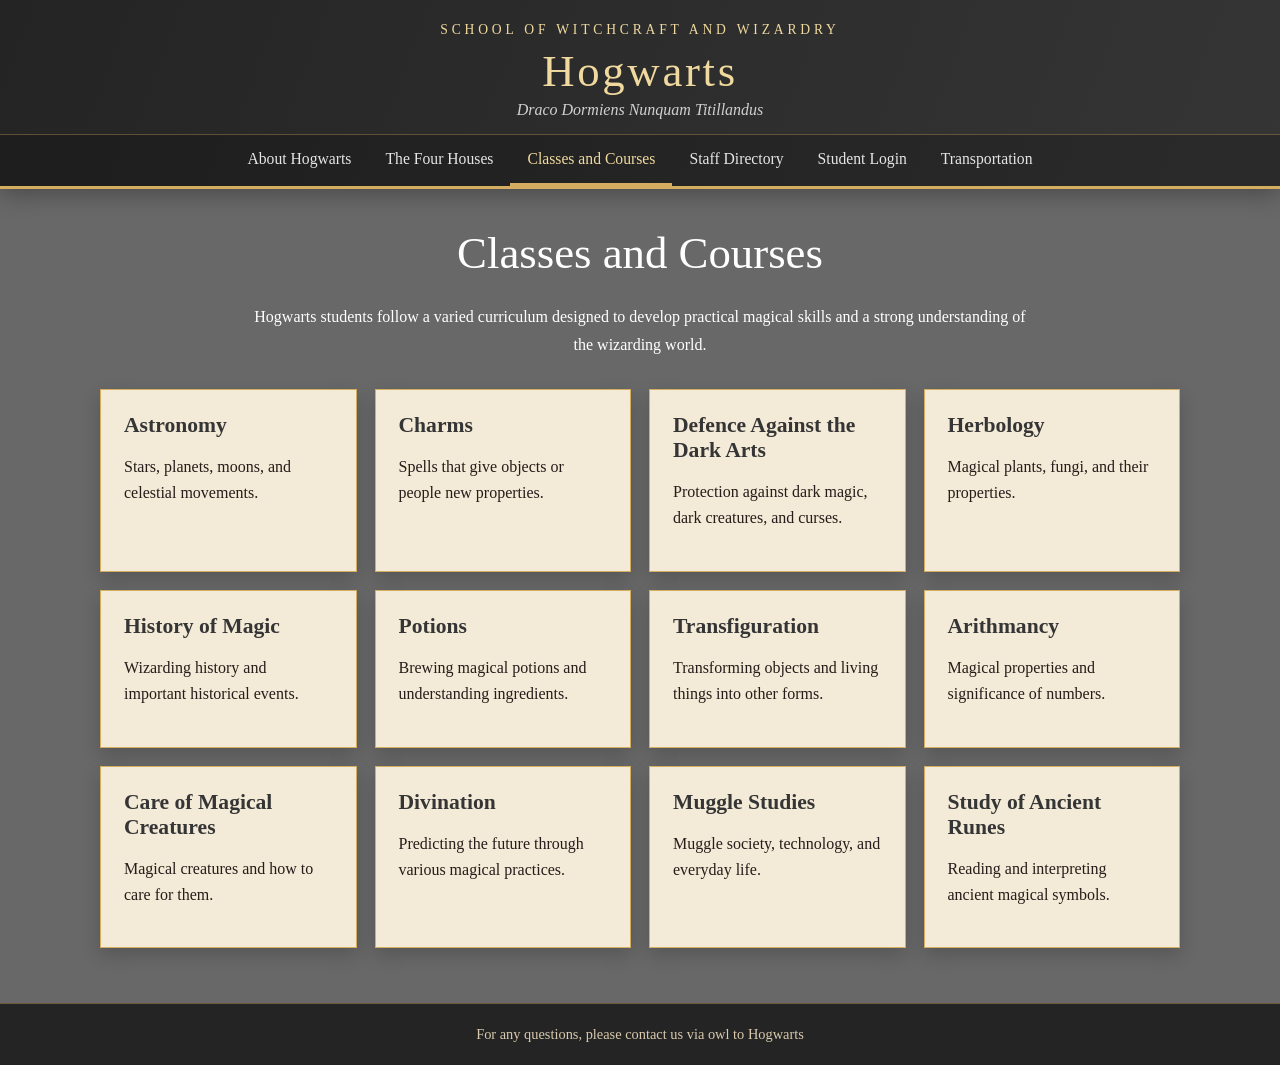
<file: hogwartsschoolofwitchcraftandwizardry/classes.html>
<!doctype html>
<html lang="en">
<head>
  <meta charset="utf-8">
  <meta name="viewport" content="width=device-width, initial-scale=1">
  <meta name="description" content="Hogwarts School of Witchcraft and Wizardry information website">
  <title>Classes and Courses | Hogwarts</title>
  <link rel="stylesheet" href="style.css">
  <script src="script.js" defer></script>
</head>
<body data-page="classes.html">
  <header id="site-header" class="site-header"></header>
  <main>
    <h2 class="page-heading">Classes and Courses</h2>
<p class="intro">Hogwarts students follow a varied curriculum designed to develop practical magical skills and a strong understanding of the wizarding world.</p>

<div class="grid">
  <article class="card">
    <h3>Astronomy</h3>
    <p>Stars, planets, moons, and celestial movements.</p>
  </article>

  <article class="card">
    <h3>Charms</h3>
    <p>Spells that give objects or people new properties.</p>
  </article>

  <article class="card">
    <h3>Defence Against the Dark Arts</h3>
    <p>Protection against dark magic, dark creatures, and curses.</p>
  </article>

  <article class="card">
    <h3>Herbology</h3>
    <p>Magical plants, fungi, and their properties.</p>
  </article>

  <article class="card">
    <h3>History of Magic</h3>
    <p>Wizarding history and important historical events.</p>
  </article>

  <article class="card">
    <h3>Potions</h3>
    <p>Brewing magical potions and understanding ingredients.</p>
  </article>

  <article class="card">
    <h3>Transfiguration</h3>
    <p>Transforming objects and living things into other forms.</p>
  </article>

  <article class="card">
    <h3>Arithmancy</h3>
    <p>Magical properties and significance of numbers.</p>
  </article>

  <article class="card">
    <h3>Care of Magical Creatures</h3>
    <p>Magical creatures and how to care for them.</p>
  </article>

  <article class="card">
    <h3>Divination</h3>
    <p>Predicting the future through various magical practices.</p>
  </article>

  <article class="card">
    <h3>Muggle Studies</h3>
    <p>Muggle society, technology, and everyday life.</p>
  </article>

  <article class="card">
    <h3>Study of Ancient Runes</h3>
    <p>Reading and interpreting ancient magical symbols.</p>
  </article>
</div>
  </main>
  <footer id="site-footer" class="site-footer"></footer>
</body>
</html>
</file>
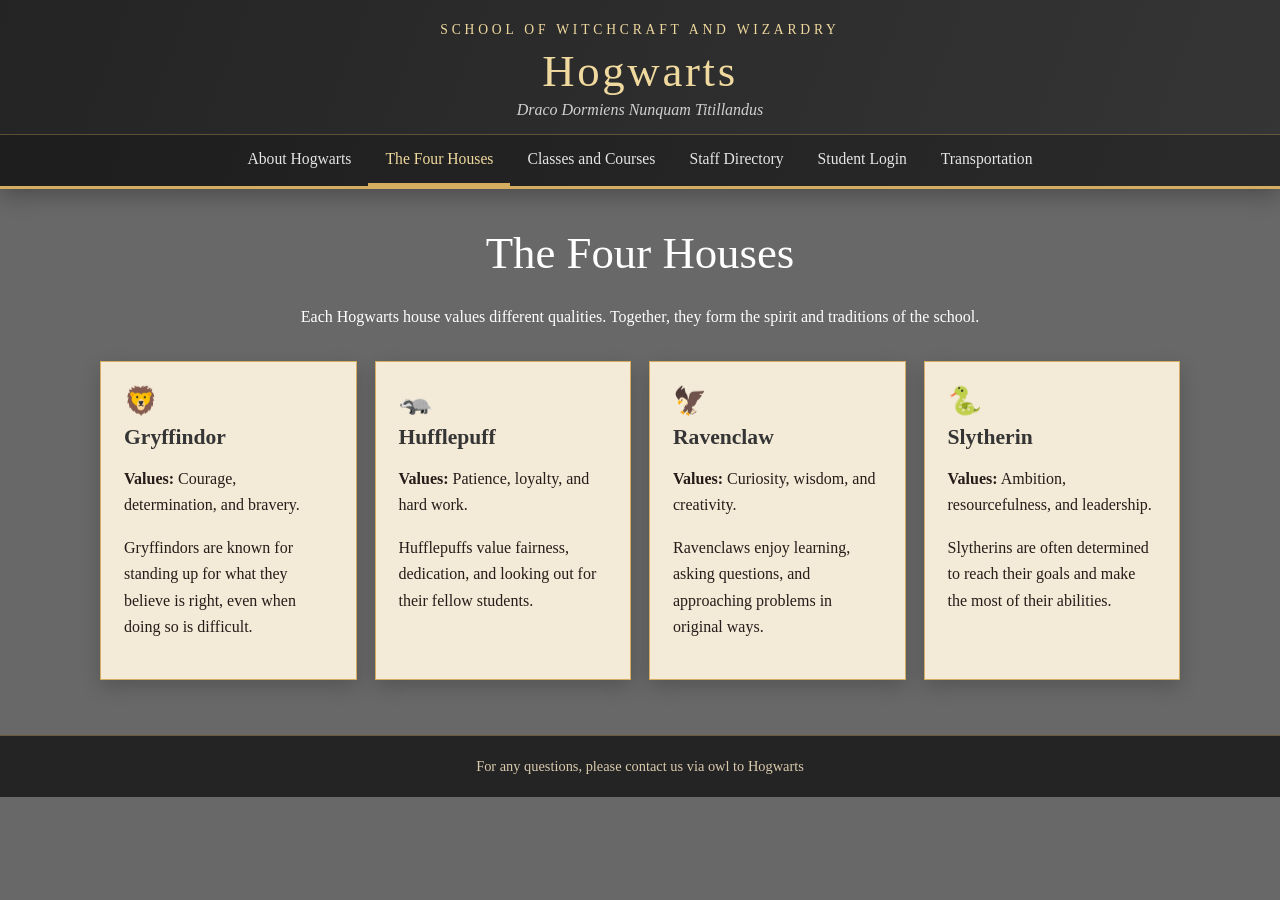
<file: hogwartsschoolofwitchcraftandwizardry/houses.html>
<!doctype html>
<html lang="en">
<head>
  <meta charset="utf-8">
  <meta name="viewport" content="width=device-width, initial-scale=1">
  <meta name="description" content="Hogwarts School of Witchcraft and Wizardry information website">
  <title>The Four Houses | Hogwarts</title>
  <link rel="stylesheet" href="style.css">
  <script src="script.js" defer></script>
</head>
<body data-page="houses.html">
  <header id="site-header" class="site-header"></header>
  <main>
    <h2 class="page-heading">The Four Houses</h2>
<p class="intro">Each Hogwarts house values different qualities. Together, they form the spirit and traditions of the school.</p>
<div class="grid">
  <article class="card"><div class="symbol">🦁</div><h3>Gryffindor</h3><p><strong>Values:</strong> Courage, determination, and bravery.</p><p>Gryffindors are known for standing up for what they believe is right, even when doing so is difficult.</p></article>
  <article class="card"><div class="symbol">🦡</div><h3>Hufflepuff</h3><p><strong>Values:</strong> Patience, loyalty, and hard work.</p><p>Hufflepuffs value fairness, dedication, and looking out for their fellow students.</p></article>
  <article class="card"><div class="symbol">🦅</div><h3>Ravenclaw</h3><p><strong>Values:</strong> Curiosity, wisdom, and creativity.</p><p>Ravenclaws enjoy learning, asking questions, and approaching problems in original ways.</p></article>
  <article class="card"><div class="symbol">🐍</div><h3>Slytherin</h3><p><strong>Values:</strong> Ambition, resourcefulness, and leadership.</p><p>Slytherins are often determined to reach their goals and make the most of their abilities.</p></article>
</div>
  </main>
  <footer id="site-footer" class="site-footer"></footer>
</body>
</html>
</file>
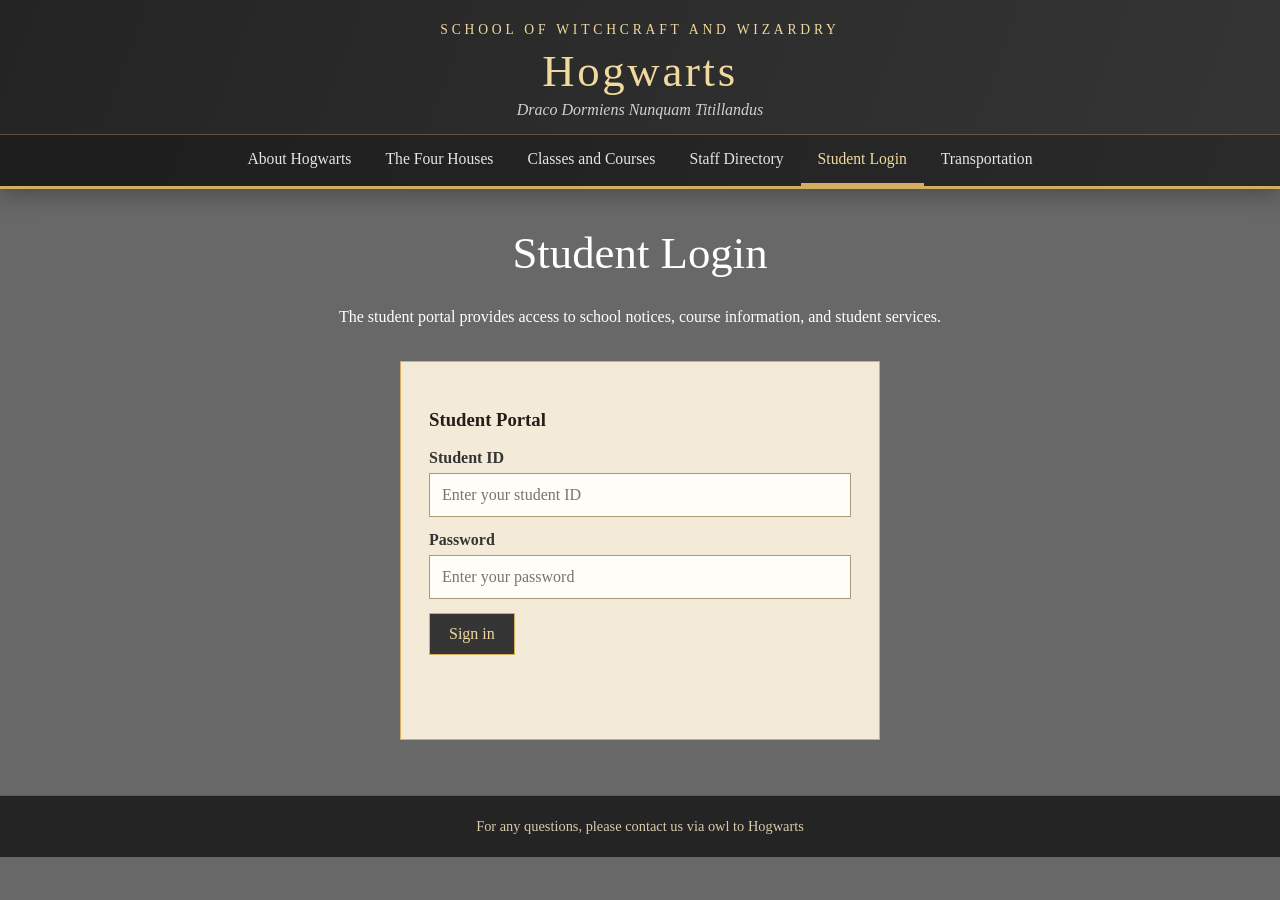
<file: hogwartsschoolofwitchcraftandwizardry/login.html>
<!doctype html>
<html lang="en">
<head>
  <meta charset="utf-8">
  <meta name="viewport" content="width=device-width, initial-scale=1">
  <meta name="description" content="Hogwarts School of Witchcraft and Wizardry information website">
  <title>Student Login | Hogwarts</title>
  <link rel="stylesheet" href="style.css">
  <script src="script.js" defer></script>
</head>
<body data-page="login.html">
  <header id="site-header" class="site-header"></header>
  <main>
    <h2 class="page-heading">Student Login</h2>
<p class="intro">The student portal provides access to school notices, course information, and student services.</p>
<form class="form-card" id="student-login-form">
  <h3>Student Portal</h3>
  <label for="student-id">Student ID</label>
  <input id="student-id" name="student-id" type="text" placeholder="Enter your student ID" autocomplete="username" required>
  <label for="student-password">Password</label>
  <input id="student-password" name="password" type="password" placeholder="Enter your password" autocomplete="current-password" required>
  <button class="button" type="submit">Sign in</button>
  <p class="form-message" id="login-message" role="status" aria-live="polite"></p>
</form>
  </main>
  <footer id="site-footer" class="site-footer"></footer>
</body>
</html>
</file>
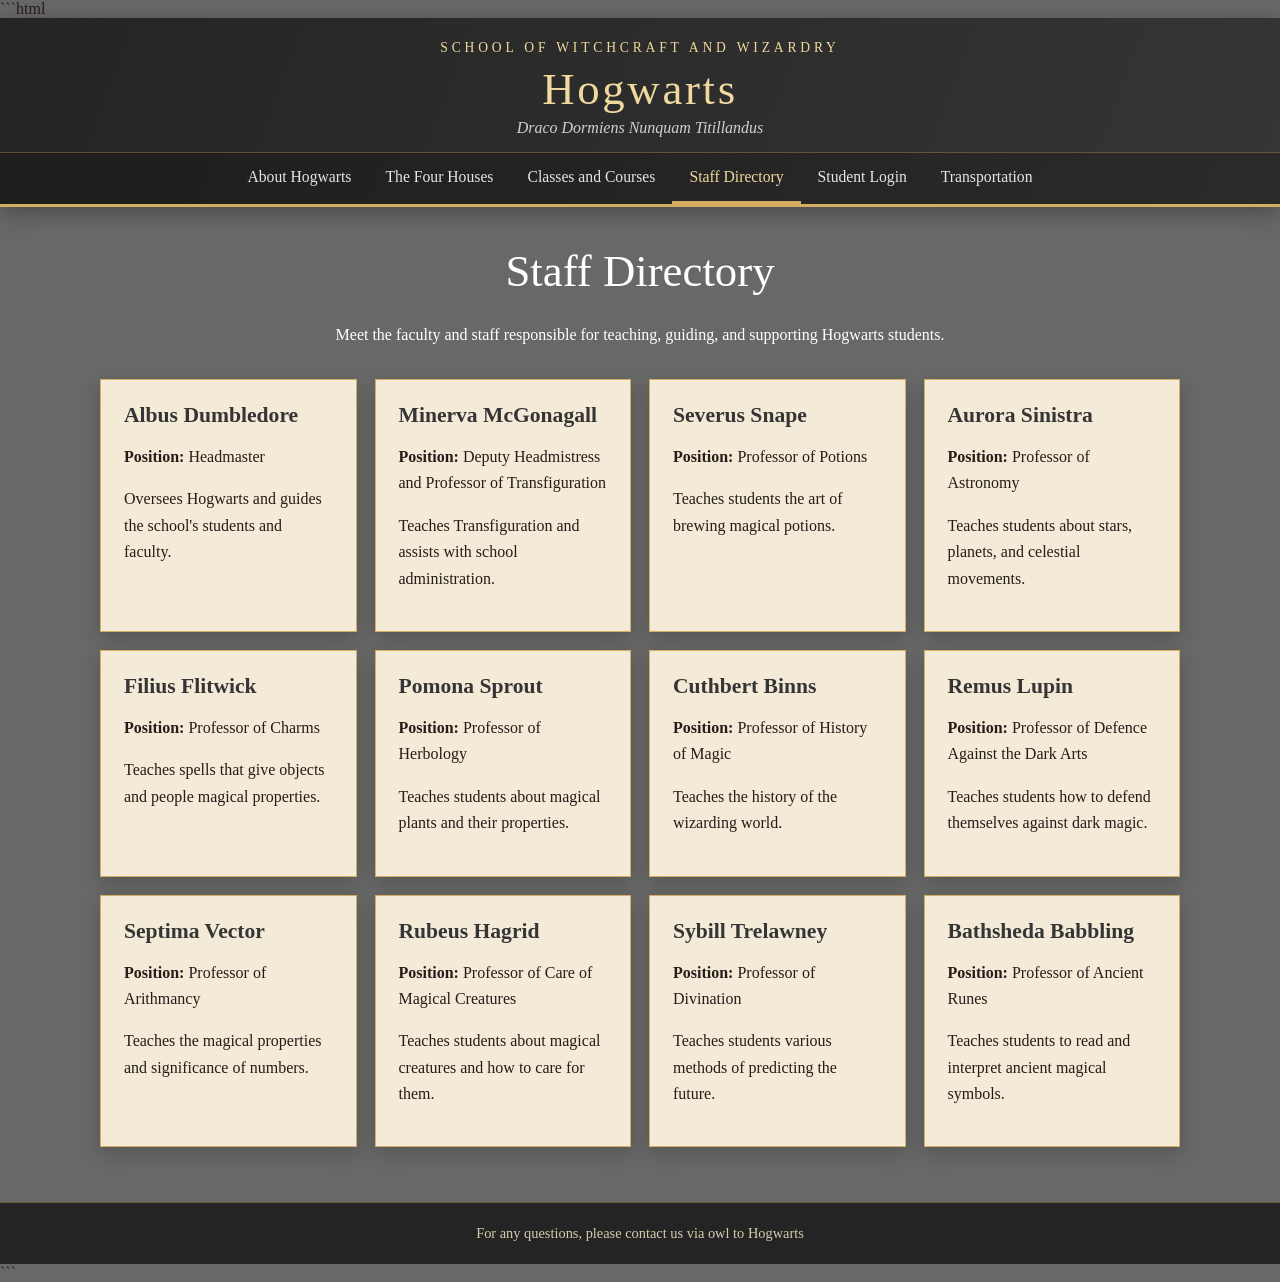
<file: hogwartsschoolofwitchcraftandwizardry/staff.html>
```html
<!doctype html>
<html lang="en">
<head>
  <meta charset="utf-8">
  <meta name="viewport" content="width=device-width, initial-scale=1">
  <meta name="description" content="Meet the faculty and staff of Hogwarts School of Witchcraft and Wizardry">
  <title>Staff Directory | Hogwarts</title>
  <link rel="stylesheet" href="style.css">
  <script src="script.js" defer></script>
</head>
<body data-page="staff.html">

  <header id="site-header" class="site-header"></header>

  <main>
    <h2 class="page-heading">Staff Directory</h2>
    <p class="intro">
      Meet the faculty and staff responsible for teaching, guiding,
      and supporting Hogwarts students.
    </p>

    <div class="grid">

      <article class="card">
        <h3>Albus Dumbledore</h3>
        <p><strong>Position:</strong> Headmaster</p>
        <p>Oversees Hogwarts and guides the school's students and faculty.</p>
      </article>

      <article class="card">
        <h3>Minerva McGonagall</h3>
        <p><strong>Position:</strong> Deputy Headmistress and Professor of Transfiguration</p>
        <p>Teaches Transfiguration and assists with school administration.</p>
      </article>

      <article class="card">
        <h3>Severus Snape</h3>
        <p><strong>Position:</strong> Professor of Potions</p>
        <p>Teaches students the art of brewing magical potions.</p>
      </article>

      <article class="card">
        <h3>Aurora Sinistra</h3>
        <p><strong>Position:</strong> Professor of Astronomy</p>
        <p>Teaches students about stars, planets, and celestial movements.</p>
      </article>

      <article class="card">
        <h3>Filius Flitwick</h3>
        <p><strong>Position:</strong> Professor of Charms</p>
        <p>Teaches spells that give objects and people magical properties.</p>
      </article>

      <article class="card">
        <h3>Pomona Sprout</h3>
        <p><strong>Position:</strong> Professor of Herbology</p>
        <p>Teaches students about magical plants and their properties.</p>
      </article>

      <article class="card">
        <h3>Cuthbert Binns</h3>
        <p><strong>Position:</strong> Professor of History of Magic</p>
        <p>Teaches the history of the wizarding world.</p>
      </article>

      <article class="card">
        <h3>Remus Lupin</h3>
        <p><strong>Position:</strong> Professor of Defence Against the Dark Arts</p>
        <p>Teaches students how to defend themselves against dark magic.</p>
      </article>

      <article class="card">
        <h3>Septima Vector</h3>
        <p><strong>Position:</strong> Professor of Arithmancy</p>
        <p>Teaches the magical properties and significance of numbers.</p>
      </article>

      <article class="card">
        <h3>Rubeus Hagrid</h3>
        <p><strong>Position:</strong> Professor of Care of Magical Creatures</p>
        <p>Teaches students about magical creatures and how to care for them.</p>
      </article>

      <article class="card">
        <h3>Sybill Trelawney</h3>
        <p><strong>Position:</strong> Professor of Divination</p>
        <p>Teaches students various methods of predicting the future.</p>
      </article>

      <article class="card">
        <h3>Bathsheda Babbling</h3>
        <p><strong>Position:</strong> Professor of Ancient Runes</p>
        <p>Teaches students to read and interpret ancient magical symbols.</p>
      </article>

    </div>
  </main>

  <footer id="site-footer" class="site-footer"></footer>

</body>
</html>
```
</file>
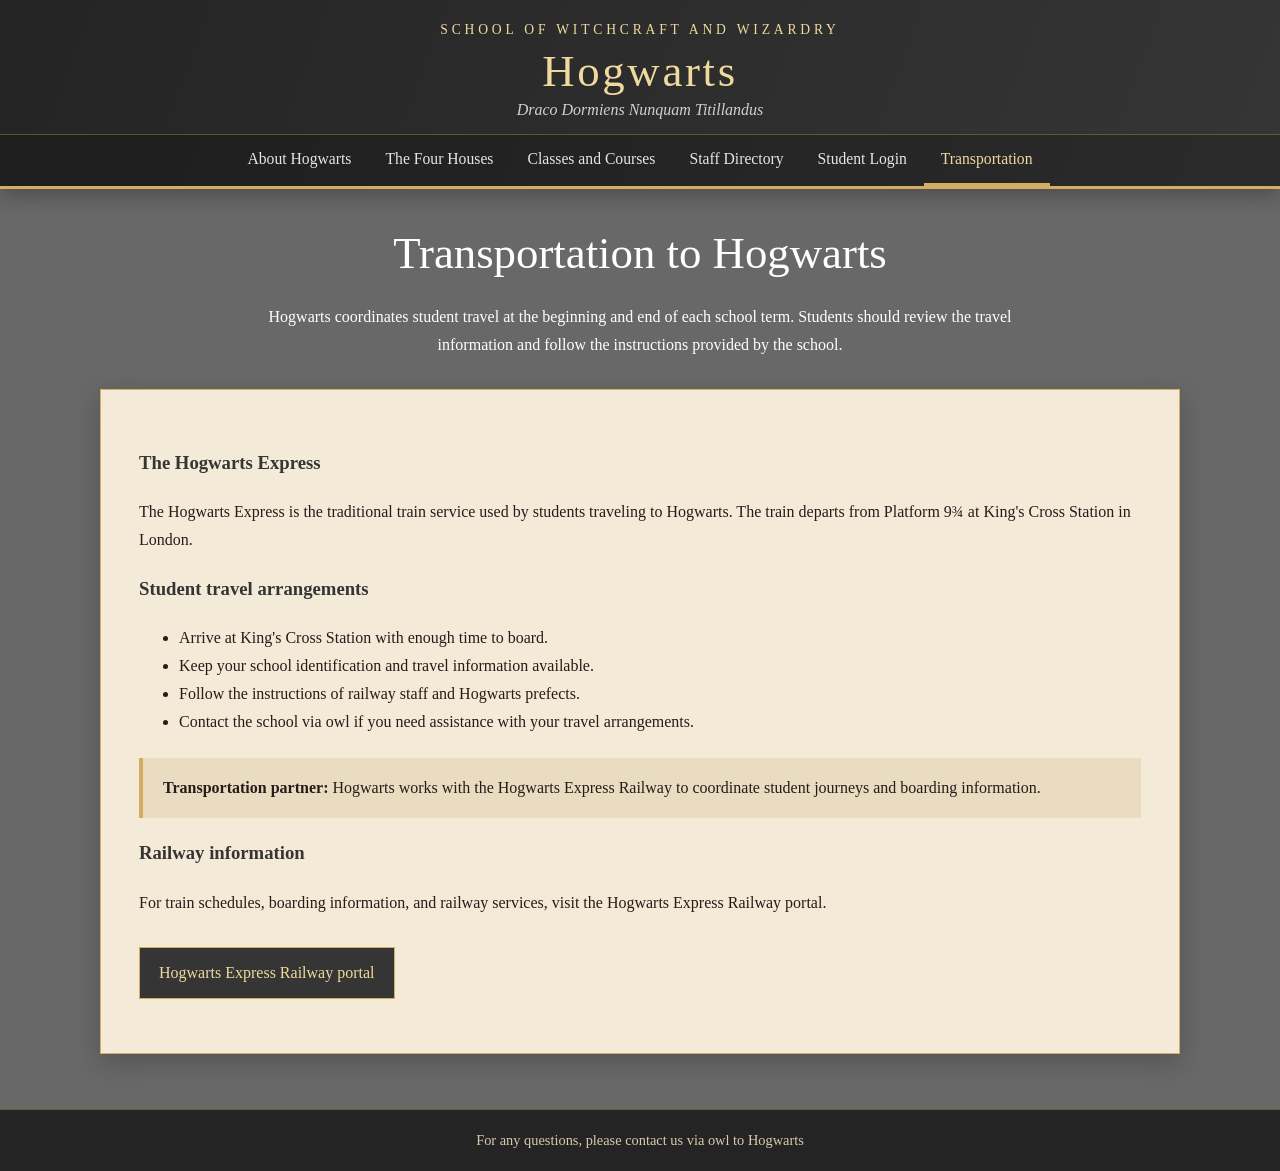
<file: hogwartsschoolofwitchcraftandwizardry/transportation.html>
<!doctype html>
<html lang="en">
<head>
  <meta charset="utf-8">
  <meta name="viewport" content="width=device-width, initial-scale=1">
  <meta name="description" content="Hogwarts School of Witchcraft and Wizardry information website">
  <title>Transportation | Hogwarts</title>
  <link rel="stylesheet" href="style.css">
  <script src="script.js" defer></script>
</head>
<body data-page="transportation.html">
  <header id="site-header" class="site-header"></header>
  <main>
    <h2 class="page-heading">Transportation to Hogwarts</h2>
<p class="intro">Hogwarts coordinates student travel at the beginning and end of each school term. Students should review the travel information and follow the instructions provided by the school.</p>
<div class="content-panel">
  <h3>The Hogwarts Express</h3>
  <p>The Hogwarts Express is the traditional train service used by students traveling to Hogwarts. The train departs from Platform 9¾ at King's Cross Station in London.</p>
  <h3>Student travel arrangements</h3>
  <ul>
    <li>Arrive at King's Cross Station with enough time to board.</li>
    <li>Keep your school identification and travel information available.</li>
    <li>Follow the instructions of railway staff and Hogwarts prefects.</li>
    <li>Contact the school via owl if you need assistance with your travel arrangements.</li>
  </ul>
  <div class="notice"><strong>Transportation partner:</strong> Hogwarts works with the Hogwarts Express Railway to coordinate student journeys and boarding information.</div>
  <h3>Railway information</h3>
  <p>For train schedules, boarding information, and railway services, visit the Hogwarts Express Railway portal.</p>
  <p><a class="button" href="../hogwarts-express/departure.html">Hogwarts Express Railway portal</a></p>
</div>
  </main>
  <footer id="site-footer" class="site-footer"></footer>
</body>
</html>
</file>
<file: hogwartsschoolofwitchcraftandwizardry/style.css>
:root {
  --base-gray: #454545;
  --dark-gray: #353535;
  --medium-gray: #505050;
  --light-gray: #686868;
  --black: #242424;
  --gold: #d5ad60;
  --gold-light: #f0d99e;
  --parchment: #f3ead7;
  --ink: #261c19;
  --muted: #6f6258;
  --card: #f3ead7;
}
/* General page styling */
* {
  box-sizing: border-box;
}

html {
  scroll-behavior: smooth;
}

body {
  margin: 0;
  color: var(--ink);
  background: #686868;
  font-family: Georgia, "Times New Roman", serif;
  min-height: 100vh;
}

a {
  color: inherit;
}

/* Header and navigation */
.site-header {
  color: var(--parchment);
  background: linear-gradient(110deg, var(--black), var(--dark-gray));
  border-bottom: 3px solid var(--gold);
  box-shadow: 0 5px 22px rgba(0,0,0,.3);
}

.brand {
  text-align: center;
  padding: 22px 16px 15px;
}

.crest {
  color: var(--gold-light);
  font-size: .85rem;
  letter-spacing: .28em;
  text-transform: uppercase;
}

.brand h1 {
  margin: 7px 0 4px;
  color: var(--gold-light);
  font-size: clamp(1.8rem, 4vw, 2.8rem);
  font-weight: normal;
  letter-spacing: .06em;
}

.brand p {
  margin: 0;
  color: #d0d0d0;
  font-style: italic;
}

.nav-wrap {
  border-top: 1px solid rgba(213,173,96,.35);
  background: rgba(0,0,0,.2);
}

.nav-toggle {
  display: none;
  width: 100%;
  border: 0;
  padding: 13px;
  color: var(--parchment);
  background: transparent;
  font: inherit;
  cursor: pointer;
}

.main-nav {
  display: flex;
  justify-content: center;
  align-items: stretch;
  flex-wrap: wrap;
  max-width: 1200px;
  margin: auto;
}

.main-nav a {
  display: block;
  padding: 15px 17px;
  color: #e5e5e5;
  text-decoration: none;
  font-size: .98rem;
  border-bottom: 3px solid transparent;
  transition: background .2s, color .2s, border-color .2s;
}

.main-nav a:hover,
.main-nav a:focus-visible {
  color: white;
  background: rgba(255,255,255,.1);
  border-bottom-color: var(--gold-light);
}

.main-nav a[aria-current="page"] {
  color: var(--gold-light);
  border-bottom-color: var(--gold);
}

/* Main content */
main {
  width: min(1080px, calc(100% - 32px));
  margin: 38px auto 55px;
}

/* Homepage hero */
.hero {
  padding: clamp(30px, 6vw, 68px) 28px;
  text-align: center;
  color: #ffffff;
  background: #505050;
  border: 1px solid var(--gold);
  box-shadow: 0 12px 35px rgba(0,0,0,.2);
}

.hero .eyebrow {
  color: var(--gold-light);
  letter-spacing: .22em;
  text-transform: uppercase;
  font-size: .78rem;
}

.hero h2 {
  margin: 12px 0;
  font-size: clamp(2rem, 5vw, 3.4rem);
  font-weight: normal;
}

.hero p {
  max-width: 690px;
  margin: 0 auto;
  color: #eeeeee;
  line-height: 1.7;
  font-size: 1.08rem;
}

/* Page headings and introductions */
.page-heading {
  color: #ffffff;
  text-align: center;
  margin: 0 0 24px;
  font-size: clamp(2rem, 4vw, 2.8rem);
  font-weight: normal;
}

.intro {
  max-width: 780px;
  margin: 22px auto 30px;
  color: #ffffff;
  text-align: center;
  line-height: 1.75;
}

/* Cards */
.grid {
  display: grid;
  grid-template-columns: repeat(auto-fit, minmax(230px, 1fr));
  gap: 18px;
  margin-top: 25px;
}

.card {
  padding: 23px;
  background: var(--card);
  border: 1px solid var(--gold);
  box-shadow: 0 7px 18px rgba(0,0,0,.18);
}

.card h3 {
  margin: 0 0 10px;
  color: var(--dark-gray);
  font-size: 1.35rem;
}

.card p,
.card li {
  line-height: 1.65;
}

.card .symbol {
  color: #9a7438;
  font-size: 1.7rem;
  margin-bottom: 8px;
}

.card ul {
  padding-left: 20px;
  margin-bottom: 0;
}

/* Parchment content panels */
.content-panel {
  padding: clamp(22px, 4vw, 38px);
  background: var(--parchment);
  border: 1px solid var(--gold);
  box-shadow: 0 8px 25px rgba(0,0,0,.2);
  line-height: 1.75;
}

.content-panel h3 {
  color: var(--dark-gray);
}

.notice {
  margin-top: 22px;
  padding: 16px 20px;
  border-left: 4px solid var(--gold);
  background: #e9dcc0;
}

/* Buttons */
.button,
button.button {
  display: inline-block;
  margin-top: 14px;
  padding: 11px 19px;
  color: var(--gold-light);
  background: var(--dark-gray);
  border: 1px solid var(--gold);
  text-decoration: none;
  font: inherit;
  cursor: pointer;
  transition: background .2s, color .2s;
}

.button:hover,
button.button:hover {
  color: white;
  background: var(--black);
}

/* Login form */
.form-card {
  max-width: 480px;
  margin: auto;
  padding: 28px;
  background: var(--parchment);
  border: 1px solid var(--gold);
}

.form-card label {
  display: block;
  margin: 14px 0 6px;
  color: var(--dark-gray);
  font-weight: bold;
}

.form-card input {
  width: 100%;
  padding: 12px;
  border: 1px solid #a99a7c;
  background: #fffdf7;
  font: inherit;
}

.form-message {
  min-height: 1.5em;
  color: var(--dark-gray);
  font-weight: bold;
}

/* Footer */
.site-footer {
  padding: 22px 16px;
  color: #d9c9ad;
  text-align: center;
  border-top: 1px solid rgba(213,173,96,.4);
  background: var(--black);
  font-size: .9rem;
}

.small-note {
  color: var(--muted);
  font-size: .9rem;
}

/* Mobile layout */
@media (max-width: 760px) {
  .nav-toggle {
    display: block;
  }

  .main-nav {
    display: none;
    flex-direction: column;
  }

  .main-nav.is-open {
    display: flex;
  }

  .main-nav a {
    text-align: center;
    border-bottom-width: 1px;
  }

  main {
    margin-top: 24px;
  }
}

.hero-image {
  width: 100%;
  max-width: 400px;
  height: auto;
  display: block;
  margin: 20px auto;
  border-radius: 12px;
}
</file>
<file: hogwarts-express/style.css>
/* HOGWARTS EXPRESS — shared styles for all pages */
:root {
  --express-red: #701c22;
  --express-red-dark: #351719;
  --express-red-deep: #4b171c;
  --express-gold: #c49a4a;
  --express-gold-light: #f0d99e;
  --express-parchment: #f5eee2;
  --express-paper: #fffaf0;
  --express-ink: #34221b;
  --express-muted: #78685b;
  --express-border: #dfcfb1;
}

* { box-sizing: border-box; }

html { scroll-behavior: smooth; }

body {
  margin: 0;
  background: var(--express-parchment);
  color: var(--express-ink);
  font-family: Georgia, "Times New Roman", serif;
}

a { color: inherit; }

.sr-only {
  position: absolute;
  width: 1px;
  height: 1px;
  padding: 0;
  margin: -1px;
  overflow: hidden;
  clip: rect(0, 0, 0, 0);
  white-space: nowrap;
  border: 0;
}

/* Shared header and navigation */
.site-header {
  background: var(--express-red);
  color: var(--express-gold-light);
  border-bottom: 4px solid var(--express-gold);
  position: relative;
  z-index: 5;
}

.express-header-inner {
  max-width: 1250px;
  margin: auto;
  padding: 19px 5%;
  display: flex;
  align-items: center;
  justify-content: space-between;
  gap: 28px;
  flex-wrap: wrap;
}

.express-brand {
  display: flex;
  align-items: center;
  gap: 14px;
  color: inherit;
  text-decoration: none;
}

.express-emblem {
  width: 52px;
  height: 52px;
  border: 2px solid var(--express-gold);
  border-radius: 50%;
  display: grid;
  place-items: center;
  color: var(--express-gold-light);
  font-size: 31px;
  font-weight: bold;
  flex: 0 0 auto;
}

.express-brand-copy strong {
  display: block;
  font-size: 25px;
  letter-spacing: .5px;
}

.express-brand-copy small {
  display: block;
  margin-top: 5px;
  color: #e2c58b;
  font: 10px/1.4 Arial, sans-serif;
  letter-spacing: 1.8px;
  text-transform: uppercase;
}

.express-nav {
  display: flex;
  align-items: center;
  justify-content: flex-end;
  gap: 8px 23px;
  flex-wrap: wrap;
}

.express-nav a {
  color: #f5dfaa;
  text-decoration: none;
  font-size: 14px;
  padding: 9px 0;
  border-bottom: 2px solid transparent;
  transition: color .2s, border-color .2s;
}

.express-nav a:hover,
.express-nav a.active {
  color: white;
  border-bottom-color: var(--express-gold-light);
}

.express-nav a[aria-current="page"] { font-weight: bold; }

.express-menu-toggle {
  display: none;
  border: 1px solid var(--express-gold);
  background: transparent;
  padding: 9px;
  cursor: pointer;
}

.express-menu-toggle > span:not(.sr-only) {
  display: block;
  width: 22px;
  height: 2px;
  background: var(--express-gold-light);
  margin: 4px 0;
}

/* Page hero */
.express-hero {
  min-height: 390px;
  background:
    linear-gradient(90deg, rgba(43, 12, 16, .97), rgba(83, 24, 29, .78)),
    radial-gradient(ellipse at 78% 45%, #9a5b32 0, #4a1c20 45%, #271619 100%);
  color: #fff4dc;
  display: flex;
  align-items: center;
  justify-content: space-between;
  gap: 40px;
  padding: 65px max(8%, calc((100% - 1100px) / 2));
}

.express-hero-content { max-width: 660px; }

.express-eyebrow,
.section-kicker {
  color: #d6ad5a;
  font: bold 11px/1.5 Arial, sans-serif;
  letter-spacing: 2.6px;
  text-transform: uppercase;
}

.express-hero h1,
.express-hero h2 {
  font-size: clamp(38px, 6vw, 64px);
  line-height: 1.05;
  margin: 17px 0;
  font-weight: normal;
}

.express-hero p {
  color: #ead9c1;
  font-size: 17px;
  line-height: 1.8;
  max-width: 560px;
}

.express-hero-mark {
  width: 175px;
  height: 175px;
  border: 3px double var(--express-gold);
  outline: 1px solid rgba(196,154,74,.55);
  outline-offset: 8px;
  border-radius: 50%;
  display: flex;
  flex-direction: column;
  align-items: center;
  justify-content: center;
  color: #e3c16e;
  flex: 0 0 auto;
}

.express-hero-mark span { font-size: 94px; line-height: .95; }
.express-hero-mark small {
  margin-top: 8px;
  font: 10px Arial, sans-serif;
  letter-spacing: 2px;
}

.express-button {
  display: inline-block;
  background: var(--express-gold);
  color: #321b18;
  border: 1px solid #d7b56e;
  padding: 13px 22px;
  margin-top: 15px;
  font: bold 14px Georgia, serif;
  text-decoration: none;
  cursor: pointer;
  transition: background .2s, transform .2s;
}

.express-button:hover { background: #e4c477; transform: translateY(-1px); }

/* Main content */
.express-main {
  max-width: 1100px;
  margin: auto;
  padding: 62px 5%;
}

.page-intro {
  text-align: center;
  max-width: 760px;
  margin: 0 auto 38px;
}

.page-intro h1 {
  color: var(--express-red);
  font-size: clamp(30px, 4vw, 42px);
  margin: 10px 0;
  font-weight: normal;
}

.page-intro p {
  color: var(--express-muted);
  line-height: 1.8;
}

.express-section {
  padding: 58px 5%;
  scroll-margin-top: 20px;
}

.express-section-heading {
  text-align: center;
  margin: 0 auto 35px;
  max-width: 720px;
}

.express-section-heading > span {
  color: #9b742f;
  font: bold 11px Arial, sans-serif;
  letter-spacing: 2px;
}

.express-section-heading h2 {
  color: var(--express-red);
  font-size: 35px;
  margin: 12px 0;
  font-weight: normal;
}

.express-section-heading p { color: var(--express-muted); line-height: 1.7; }

.express-parchment { background: #e9ddc8; }

.departure-card {
  max-width: 900px;
  margin: auto;
  background: var(--express-paper);
  border: 1px solid var(--express-border);
  box-shadow: 0 8px 25px rgba(55,30,20,.1);
}

.departure-top {
  background: var(--express-red);
  color: var(--express-gold-light);
  padding: 15px 24px;
  display: flex;
  justify-content: space-between;
  gap: 15px;
  font: 11px Arial, sans-serif;
  letter-spacing: 1.8px;
}

.departure-route {
  display: flex;
  justify-content: space-around;
  align-items: center;
  text-align: center;
  padding: 40px 20px;
  gap: 20px;
}

.departure-route small,
.departure-details small {
  color: #98753d;
  font: 10px Arial, sans-serif;
  letter-spacing: 1.5px;
}

.departure-route h3 { color: var(--express-red); font-size: 31px; margin: 12px 0 5px; }
.departure-route p { color: var(--express-muted); margin: 5px 0; }
.departure-route strong { font-size: 13px; }
.route-symbol { font-size: 32px; color: #b38a3c; }

.departure-details {
  border-top: 1px solid #e2d4ba;
  display: flex;
  justify-content: space-around;
  gap: 20px;
  padding: 23px 15px;
  text-align: center;
}
.departure-details div { display: flex; flex-direction: column; gap: 9px; }
.departure-details strong { color: var(--express-red); }

.express-card-grid {
  display: grid;
  grid-template-columns: repeat(2, minmax(0, 1fr));
  gap: 22px;
  max-width: 950px;
  margin: auto;
}

.express-info-card {
  background: var(--express-paper);
  padding: 28px;
  border-top: 3px solid #b58b42;
  box-shadow: 0 5px 15px rgba(50,30,20,.06);
}

.express-card-icon { color: #a47a34; font-size: 26px; }
.express-info-card h2,
.express-info-card h3 { color: var(--express-red); font-size: 21px; margin: 13px 0 10px; }
.express-info-card p { color: #746356; line-height: 1.8; font-size: 15px; }

.prefect-panel {
  max-width: 850px;
  margin: auto;
  background: var(--express-paper);
  padding: 32px;
  border-left: 5px solid #a77c35;
  box-shadow: 0 5px 18px rgba(50,30,20,.08);
}

.prefect-panel-title {
  display: flex;
  gap: 17px;
  align-items: center;
  border-bottom: 1px solid #e3d5bb;
  padding-bottom: 20px;
}

.prefect-star { color: #b58b42; font-size: 34px; }
.prefect-panel-title h2 { color: var(--express-red); margin: 0; font-size: 23px; }
.prefect-panel-title p { color: #877565; margin: 7px 0 0; }
.express-list { padding-left: 24px; line-height: 2.1; color: #554438; }
.prefect-notice {
  background: #f1e6d2;
  border-left: 3px solid #b58b42;
  padding: 16px;
  line-height: 1.7;
  color: #554438;
}

/* Employee login */
.express-login-panel {
  background: var(--express-red);
  color: #fff4dc;
  padding: 55px;
  display: grid;
  grid-template-columns: 1fr 1fr;
  align-items: center;
  gap: 45px;
  border-top: 4px solid var(--express-gold);
}

.express-login-panel h1,
.express-login-panel h2 { font-size: 33px; margin: 13px 0; font-weight: normal; }
.express-login-panel p { color: #e8d6bf; line-height: 1.8; }

.express-login-form {
  background: var(--express-paper);
  padding: 27px;
  display: flex;
  flex-direction: column;
  gap: 11px;
  color: #49352b;
}

.express-login-form label { font-size: 13px; font-weight: bold; }
.express-login-form input {
  width: 100%;
  padding: 12px;
  border: 1px solid var(--express-border);
  background: white;
  font: 15px Georgia, serif;
}
.express-login-form .express-button { width: 100%; }
.form-note { color: #877565; text-align: center; font-size: 11px; line-height: 1.5; }

/* Dashboard */
.dashboard-main { max-width: 1050px; margin: auto; padding: 48px 5%; }
.dashboard-welcome { margin-bottom: 30px; }
.dashboard-welcome h1 { color: var(--express-red); font-size: 38px; margin: 10px 0; font-weight: normal; }
.dashboard-welcome p { color: var(--express-muted); }
.dashboard-label {
  color: var(--express-gold-light);
  font: 11px Arial, sans-serif;
  letter-spacing: 2px;
}
.dashboard-stats {
  display: grid;
  grid-template-columns: repeat(3, minmax(0, 1fr));
  gap: 18px;
  margin-bottom: 25px;
}
.dashboard-stat {
  background: var(--express-red);
  color: var(--express-gold-light);
  padding: 22px;
  border-bottom: 3px solid var(--express-gold);
}
.dashboard-stat span { display: block; font: 12px Arial, sans-serif; }
.dashboard-stat strong { display: block; font-size: 30px; margin-top: 12px; }
.dashboard-card {
  background: var(--express-paper);
  padding: 27px;
  margin-bottom: 22px;
  border: 1px solid var(--express-border);
  box-shadow: 0 4px 15px rgba(50,30,20,.05);
}
.dashboard-card > span,
.dashboard-card-heading span {
  color: #9b742f;
  font: bold 10px Arial, sans-serif;
  letter-spacing: 1.8px;
}
.dashboard-card h2,
.dashboard-card h3 { color: var(--express-red); margin: 10px 0 18px; font-weight: normal; }
.employee-row {
  display: flex;
  align-items: center;
  gap: 15px;
  padding: 15px 0;
  border-top: 1px solid #e9ddc8;
}
.employee-initials {
  width: 42px;
  height: 42px;
  border-radius: 50%;
  background: #ead9b8;
  color: var(--express-red);
  display: grid;
  place-items: center;
  font-weight: bold;
}
.employee-row p { margin: 4px 0 0; color: var(--express-muted); font-size: 13px; }
.employee-status { margin-left: auto; color: #55734b; font: 11px Arial, sans-serif; }
.record-grid { display: grid; grid-template-columns: repeat(4, 1fr); gap: 15px; }
.record-grid div { background: #f3ead9; padding: 15px; }
.record-grid small { display: block; color: #8c6b35; margin-bottom: 8px; }
.record-grid strong { color: var(--express-red); font-size: 14px; }
.notice-entry { padding: 15px 0; border-top: 1px solid #e9ddc8; }
.notice-entry p { color: var(--express-muted); line-height: 1.7; margin-bottom: 0; }
.ctf-clue {
  background: #f1e6d2;
  border-left: 4px solid var(--express-gold);
  padding: 18px;
  line-height: 1.7;
}

/* Shared footer */
.site-footer {
  background: var(--express-red-dark);
  color: #e8d6af;
  text-align: center;
  padding: 32px 20px;
  border-top: 4px solid var(--express-gold);
}
.express-footer-emblem {
  width: 45px;
  height: 45px;
  border: 2px solid var(--express-gold);
  border-radius: 50%;
  display: grid;
  place-items: center;
  margin: 0 auto 12px;
  color: var(--express-gold-light);
  font-size: 26px;
}
.site-footer h2 { font-size: 20px; margin: 8px 0; }
.site-footer p { color: #c8b99e; margin: 6px 0 12px; }
.site-footer small { color: #c8b99e; font-size: 11px; }

/* Responsive layout */
@media (max-width: 850px) {
  .express-header-inner { align-items: flex-start; }
  .express-menu-toggle { display: block; margin-left: auto; }
  .express-nav { display: none; width: 100%; flex-direction: column; align-items: stretch; gap: 0; }
  .express-nav.is-open { display: flex; }
  .express-nav a { border-bottom: 1px solid rgba(230,195,120,.2); }
  .express-hero { padding: 55px 7%; }
  .express-hero-mark { width: 125px; height: 125px; }
  .express-hero-mark span { font-size: 70px; }
  .express-login-panel { padding: 35px; }
}

@media (max-width: 620px) {
  .express-brand-copy strong { font-size: 20px; }
  .express-brand-copy small { font-size: 8px; letter-spacing: 1px; }
  .express-hero { min-height: auto; padding: 55px 7%; }
  .express-hero-mark { display: none; }
  .express-card-grid,
  .express-login-panel,
  .dashboard-stats { grid-template-columns: 1fr; }
  .express-login-panel { padding: 30px 22px; }
  .departure-route { flex-direction: column; padding: 30px 15px; }
  .route-symbol { transform: rotate(90deg); }
  .departure-details { flex-direction: column; }
  .record-grid { grid-template-columns: repeat(2, 1fr); }
  .dashboard-main { padding: 35px 5%; }
  .prefect-panel { padding: 23px; }
}

.error-message {
  color: #a32020;
  font-weight: bold;
  margin-top: 12px;
}

.student-table-wrapper {
  width: 100%;
  overflow-x: auto;
  margin-top: 20px;
}

.student-table {
  width: 100%;
  border-collapse: collapse;
  text-align: left;
  min-width: 750px;
}

.student-table th,
.student-table td {
  padding: 14px 12px;
  border-bottom: 1px solid rgba(120, 90, 50, 0.2);
}

.student-table th {
  color: var(--gold);
  font-size: 0.85rem;
  text-transform: uppercase;
  letter-spacing: 0.06em;
}

.student-table td {
  color: var(--ink);
  font-size: 0.95rem;
}

.student-table tbody tr:hover {
  background: rgba(213, 173, 96, 0.12);
}

.record-disclaimer {
  display: block;
  margin-top: 16px;
  color: var(--muted);
  font-size: 0.8rem;
}
</file>
